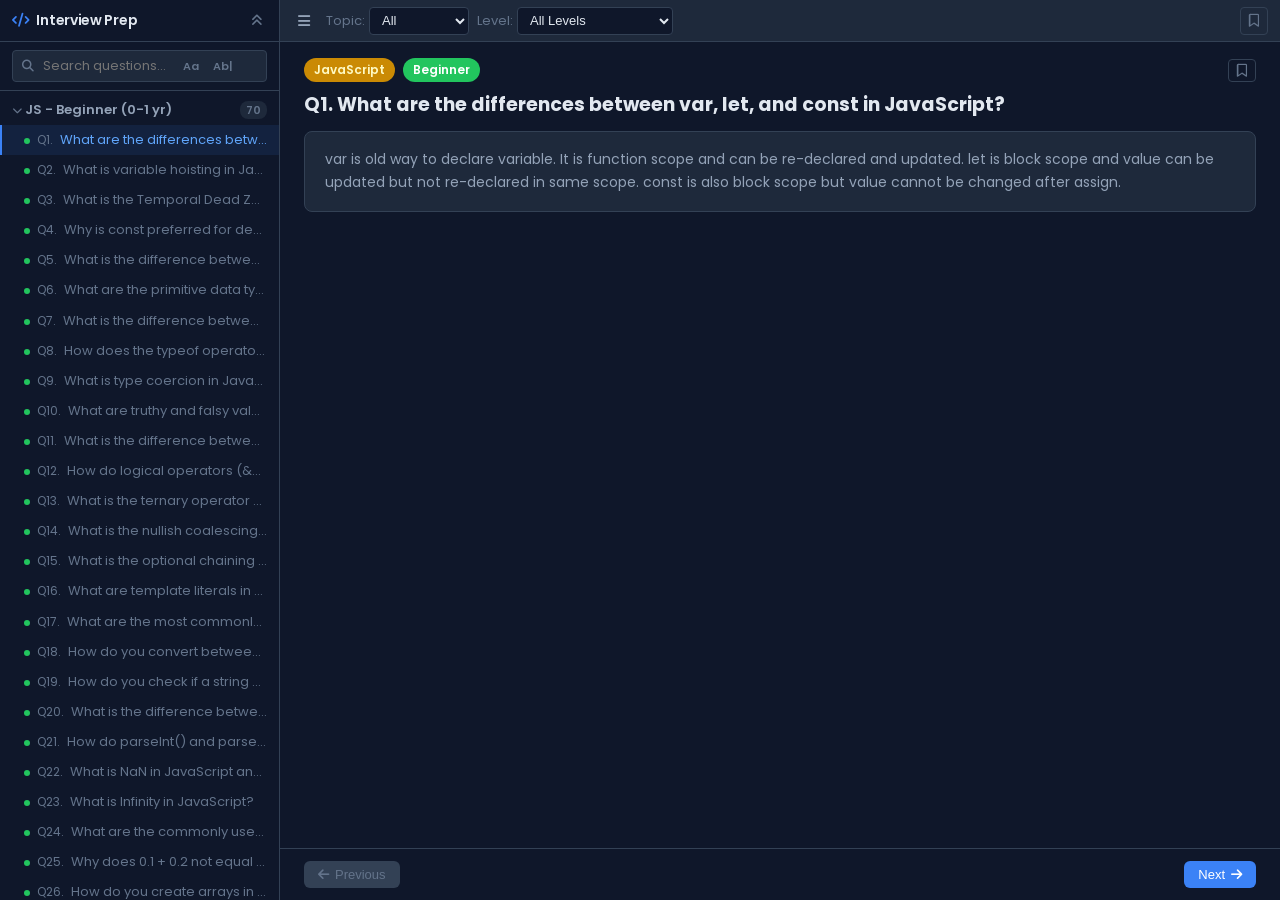
<file: index.html>
<!DOCTYPE html>
<html lang="en">
<head>
  <meta charset="UTF-8">
  <meta name="viewport" content="width=device-width, initial-scale=1.0">
  <title>JavaScript & Angular Interview Q&A</title>
  <link rel="preconnect" href="https://fonts.googleapis.com">
  <link rel="preconnect" href="https://fonts.gstatic.com" crossorigin>
  <link href="https://fonts.googleapis.com/css2?family=Poppins:wght@300;400;500;600;700&display=swap" rel="stylesheet">
  <link rel="stylesheet" href="style.css">
  <link rel="stylesheet" href="https://cdnjs.cloudflare.com/ajax/libs/font-awesome/6.4.0/css/all.min.css">
</head>
<body>
  <div class="app-layout">
    <!-- Left Panel - Full Screen Height -->
    <aside class="sidebar" id="sidebar">
      <div class="sidebar-header">
        <span class="sidebar-logo"><i class="fas fa-code"></i> Interview Prep</span>
        <div class="sidebar-actions">
          <button id="toggleAllBtn" title="Collapse All">
            <i class="fas fa-angle-double-up"></i>
          </button>
        </div>
      </div>
      <div class="sidebar-filters">
        <div class="search-wrapper">
          <i class="fas fa-search search-icon"></i>
          <input type="text" id="searchInput" placeholder="Search questions..." />
          <div class="search-options">
            <button type="button" class="search-opt" id="matchCaseBtn" title="Match Case" aria-pressed="false">Aa</button>
            <button type="button" class="search-opt" id="matchWordBtn" title="Match Whole Word" aria-pressed="false">Ab|</button>
          </div>
          <button class="search-clear" id="searchClear" title="Clear"><i class="fas fa-times"></i></button>
        </div>
      </div>
      <nav class="sidebar-nav" id="sidebarNav"></nav>
    </aside>

    <div class="sidebar-overlay" id="sidebarOverlay"></div>

    <!-- Right Side - Header + Content -->
    <div class="right-panel" id="rightPanel">
      <header class="header">
        <div class="header-left">
          <button class="sidebar-toggle" id="sidebarToggle" title="Toggle Sidebar">
            <i class="fas fa-bars"></i>
          </button>
        </div>
        <div class="header-filters">
          <div class="filter-group">
            <label>Topic:</label>
            <select id="topicFilter">
              <option value="all" selected>All</option>
              <option value="javascript">JavaScript</option>
              <option value="typescript">TypeScript</option>
              <option value="angular">Angular</option>
            </select>
          </div>
          <div class="filter-group">
            <label>Level:</label>
            <select id="levelFilter">
              <option value="all">All Levels</option>
              <option value="beginner">Beginner (0-1 yr)</option>
              <option value="intermediate">Intermediate (1-2 yr)</option>
              <option value="advanced">Advanced (2+ yr)</option>
            </select>
          </div>
        </div>
        <button class="btn-bookmark-filter" id="bookmarkFilter" title="Show Bookmarked">
          <i class="far fa-bookmark"></i>
        </button>
      </header>

      <main class="content" id="content">
        <div class="qa-display" id="qaDisplay">
          <div class="qa-header">
            <span class="qa-badge" id="qaBadge"></span>
            <span class="qa-level" id="qaLevel"></span>
            <button class="btn-bookmark" id="qaBookmark" title="Bookmark">
              <i class="far fa-bookmark"></i>
            </button>
          </div>
          <h2 class="qa-question" id="qaQuestion"></h2>
          <div class="qa-answer" id="qaAnswer"></div>
        </div>
      </main>
      <div class="qa-nav" id="qaNav">
        <button class="btn-nav" id="prevBtn"><i class="fas fa-arrow-left"></i> Previous</button>
        <button class="btn-nav" id="nextBtn">Next <i class="fas fa-arrow-right"></i></button>
      </div>
    </div>
  </div>

  <!-- <script src="claude-javascript-questions.js"></script>
  <script src="claude-typescript-questions.js"></script>
  <script src="claude-angular-questions.js"></script> -->
  <script src="gpt-javascript-questions.js"></script>
  <script src="gpt-typescript-questions.js"></script>
  <script src="gpt-angular-questions.js"></script>
  <script src="script.js"></script>
</body>
</html>
</file>
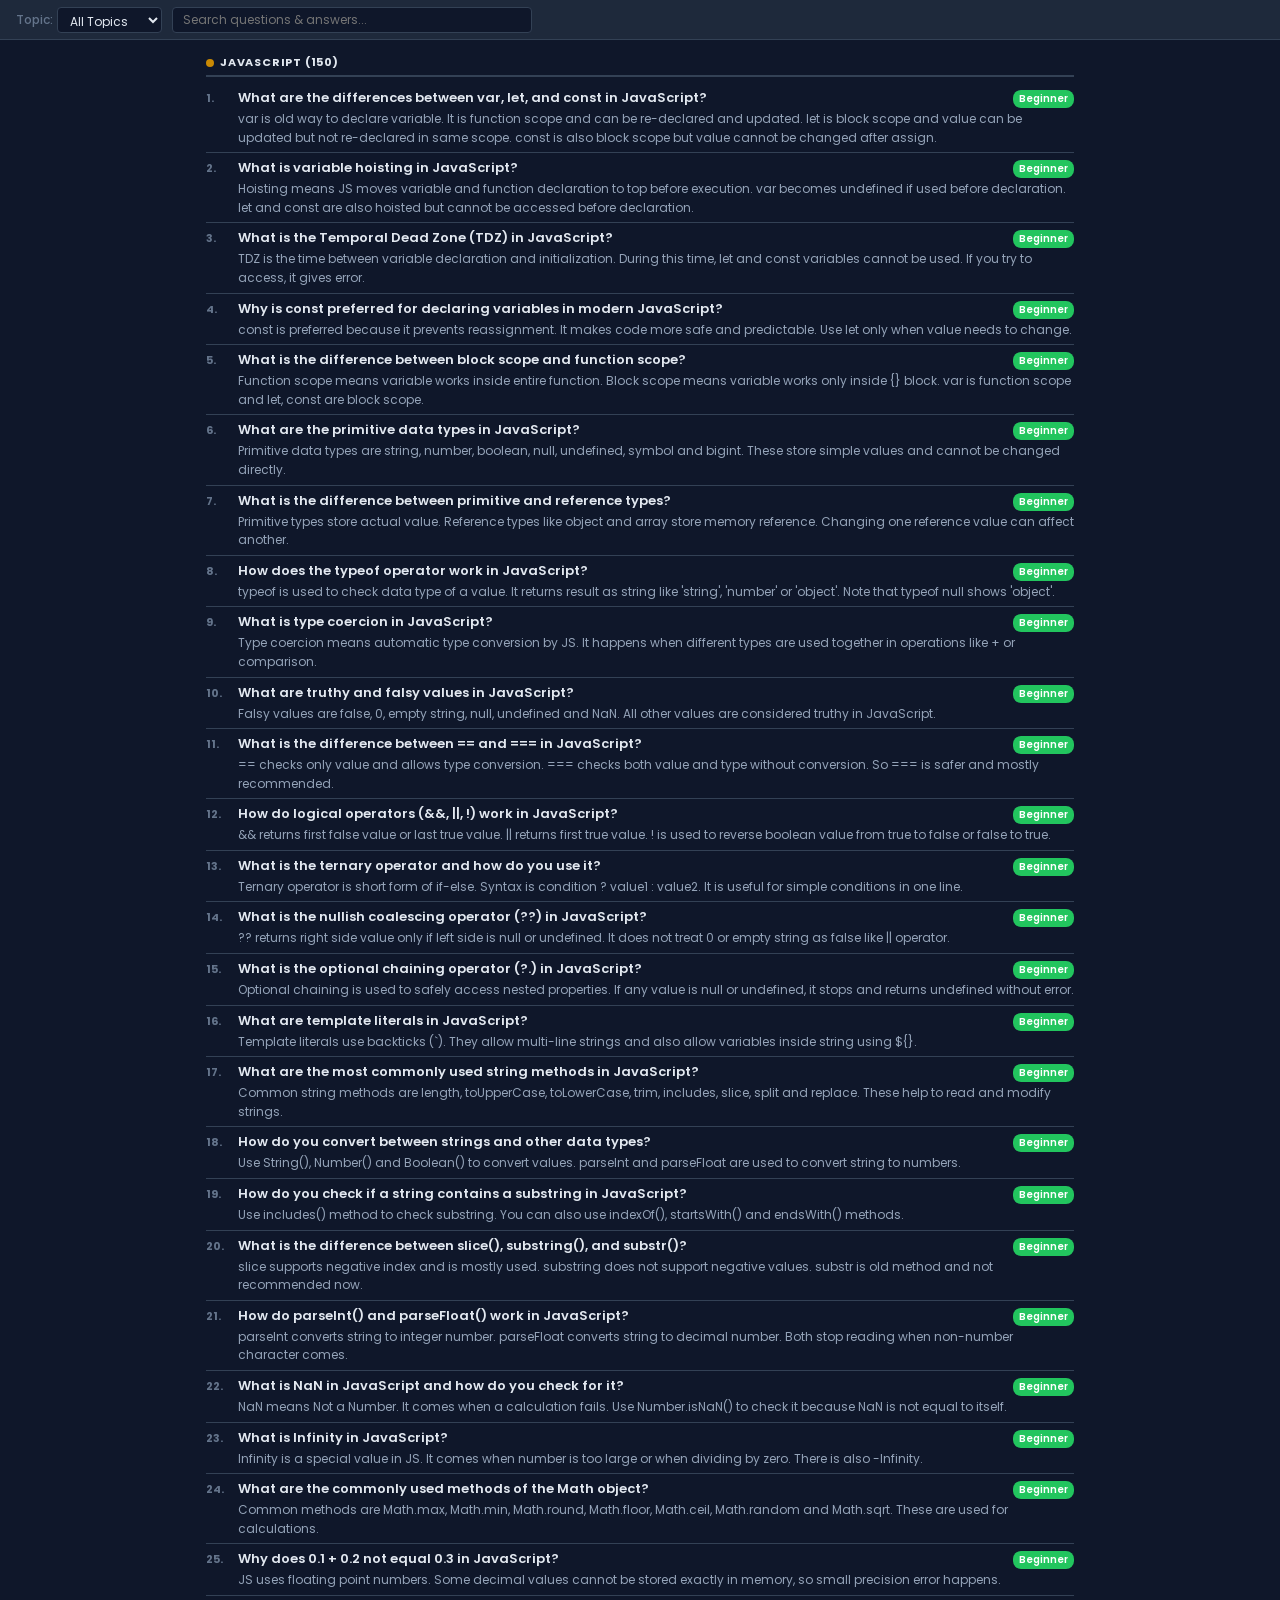
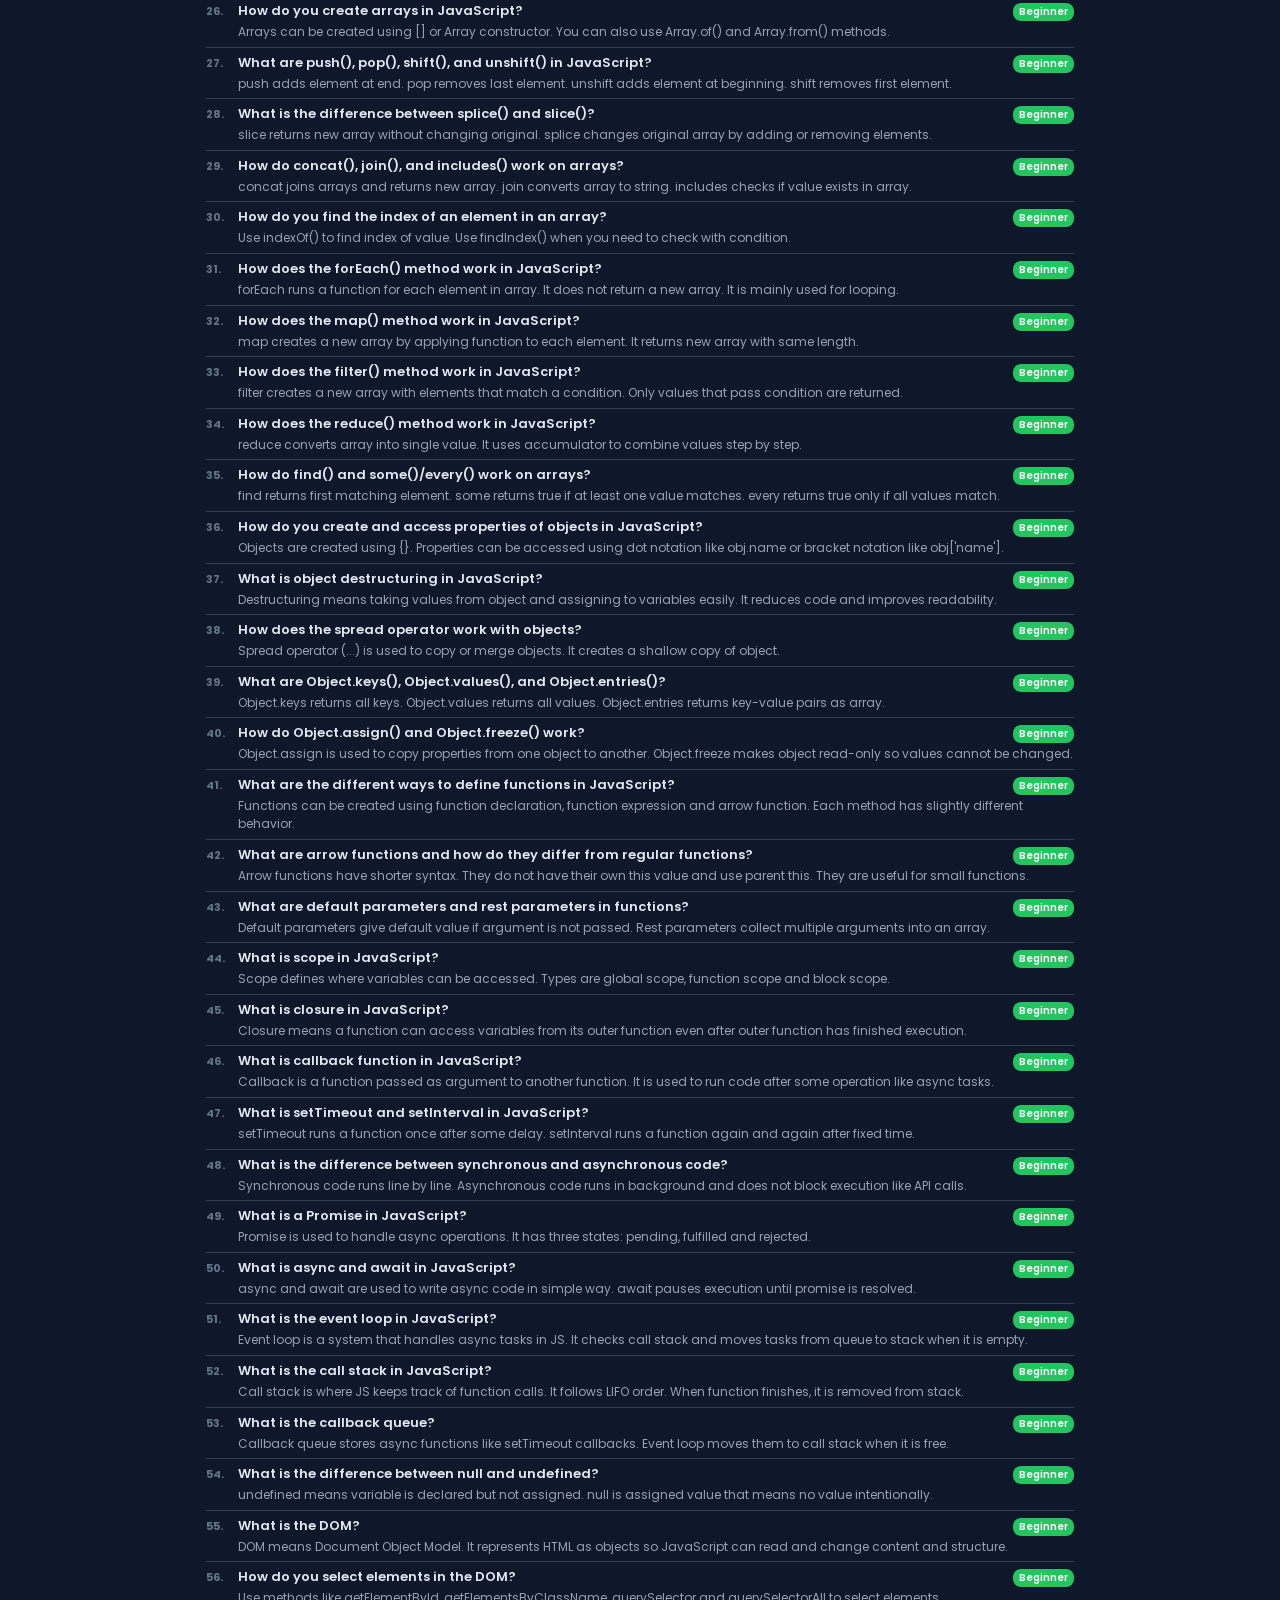
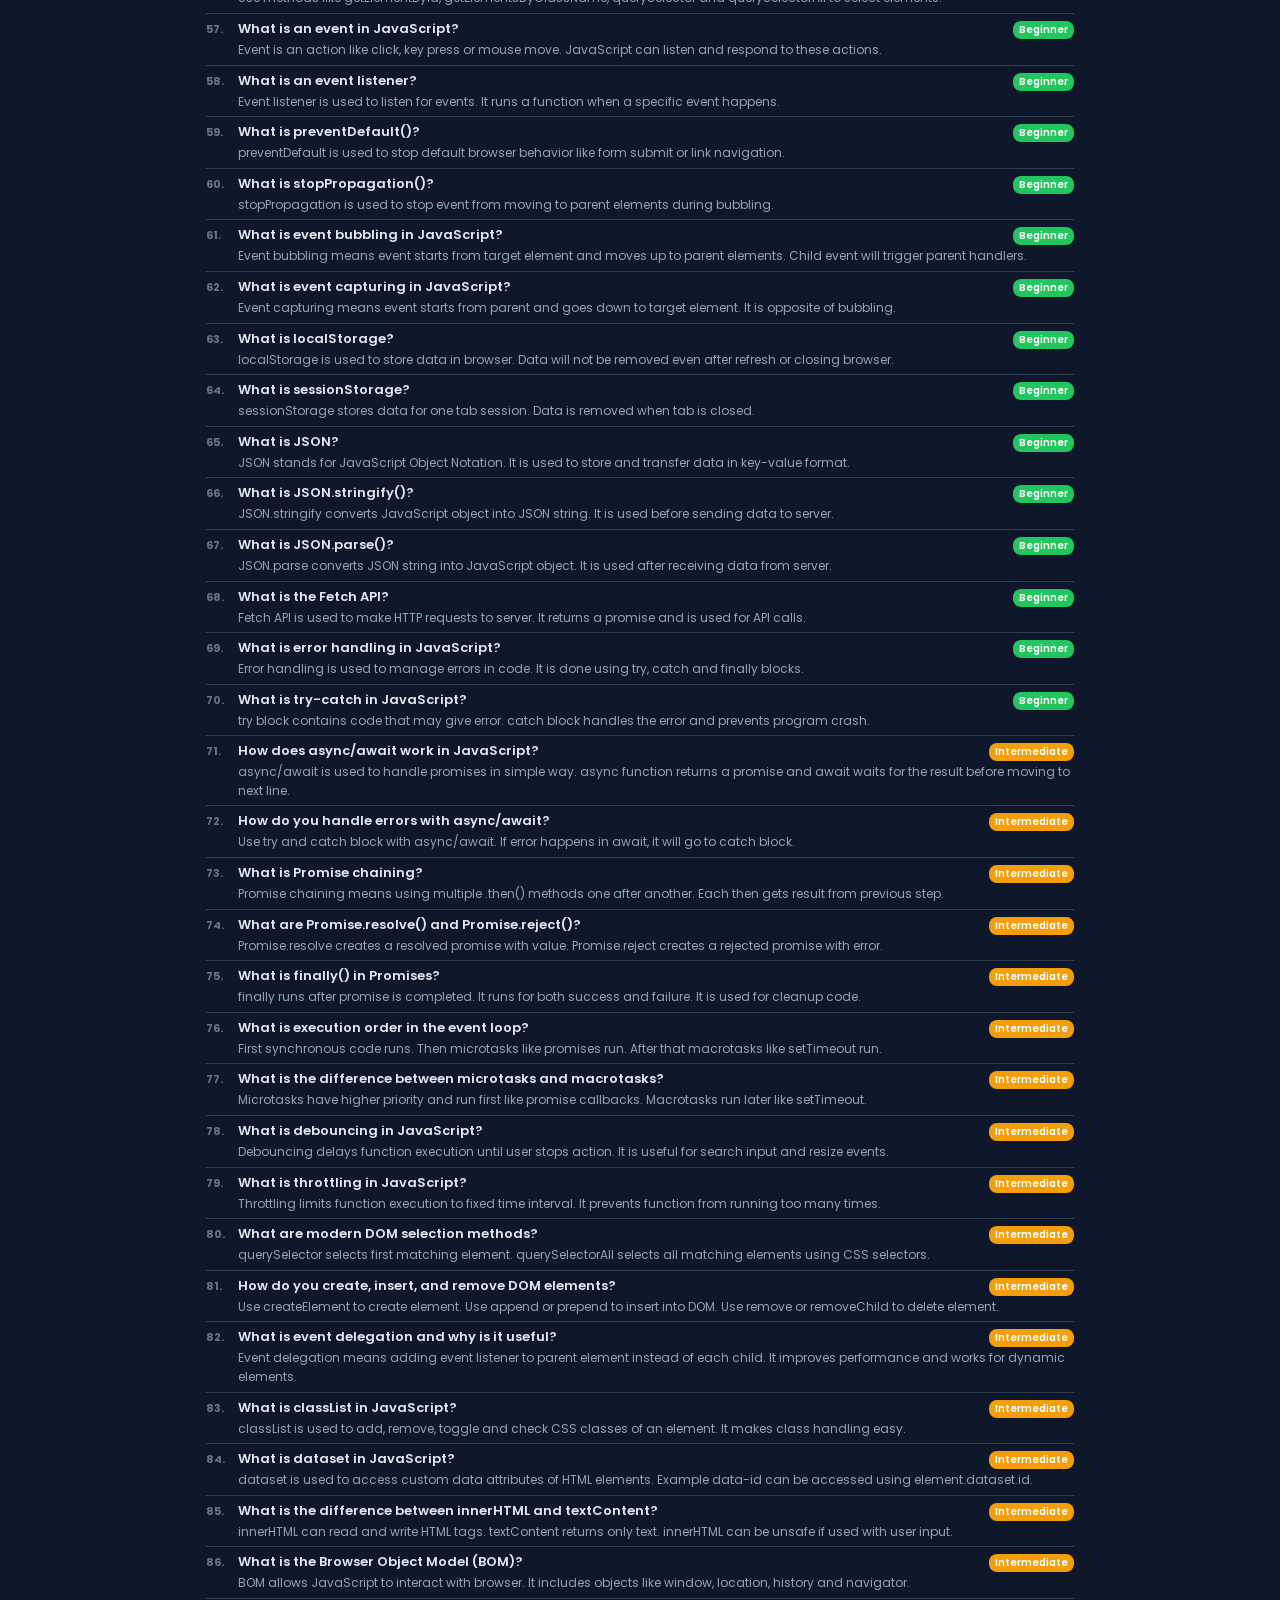
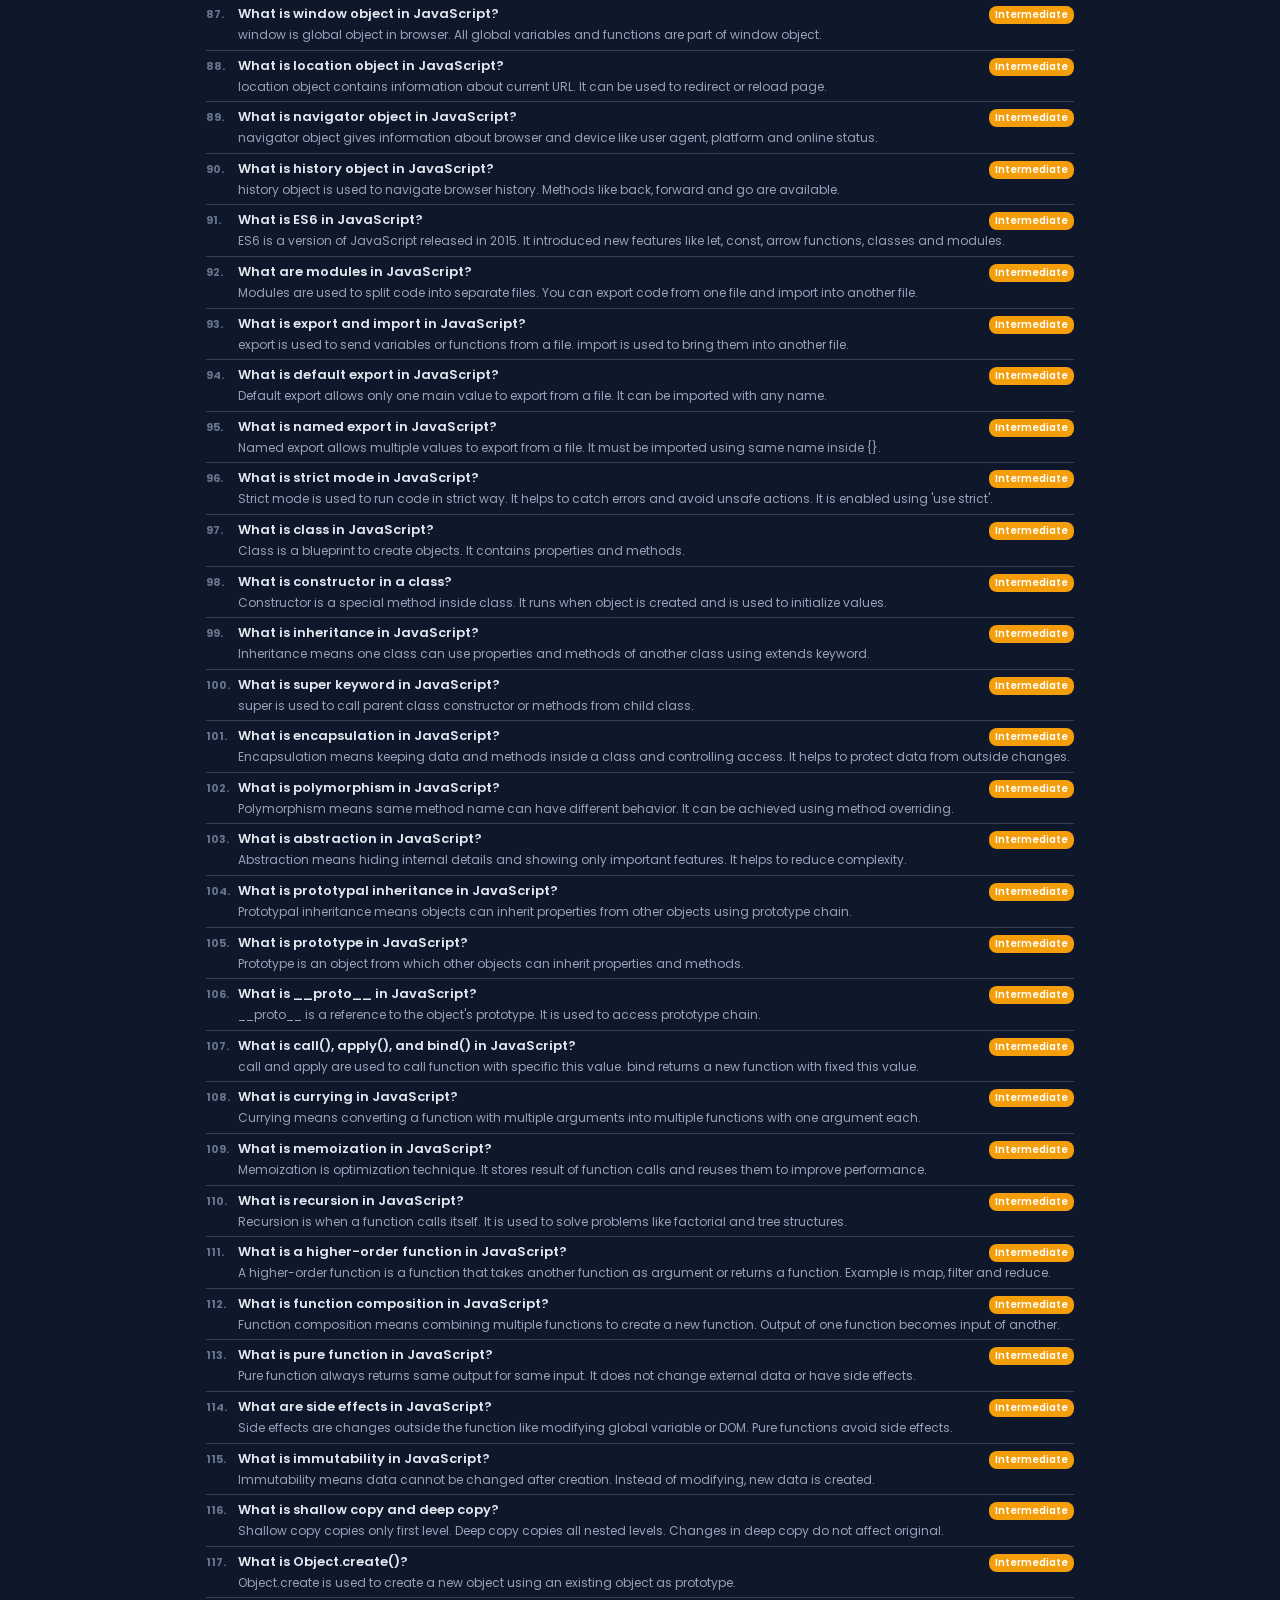
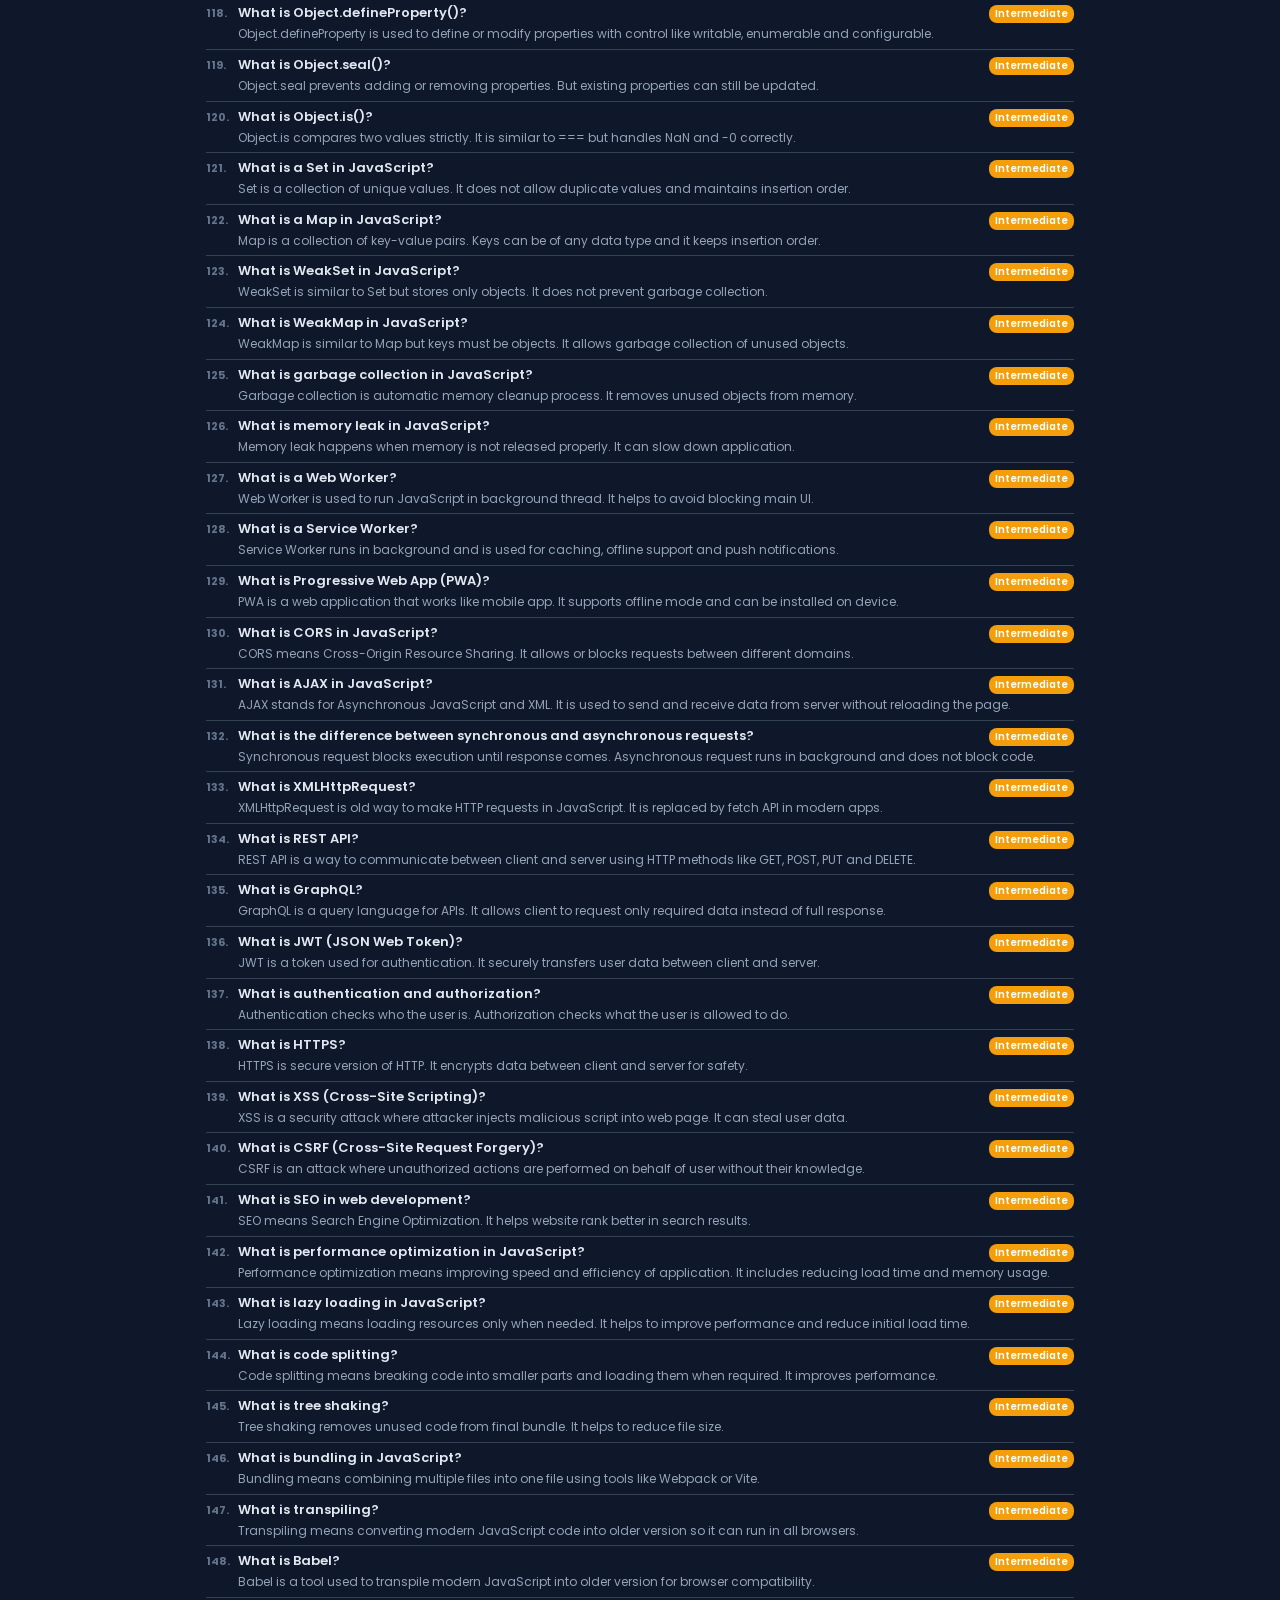
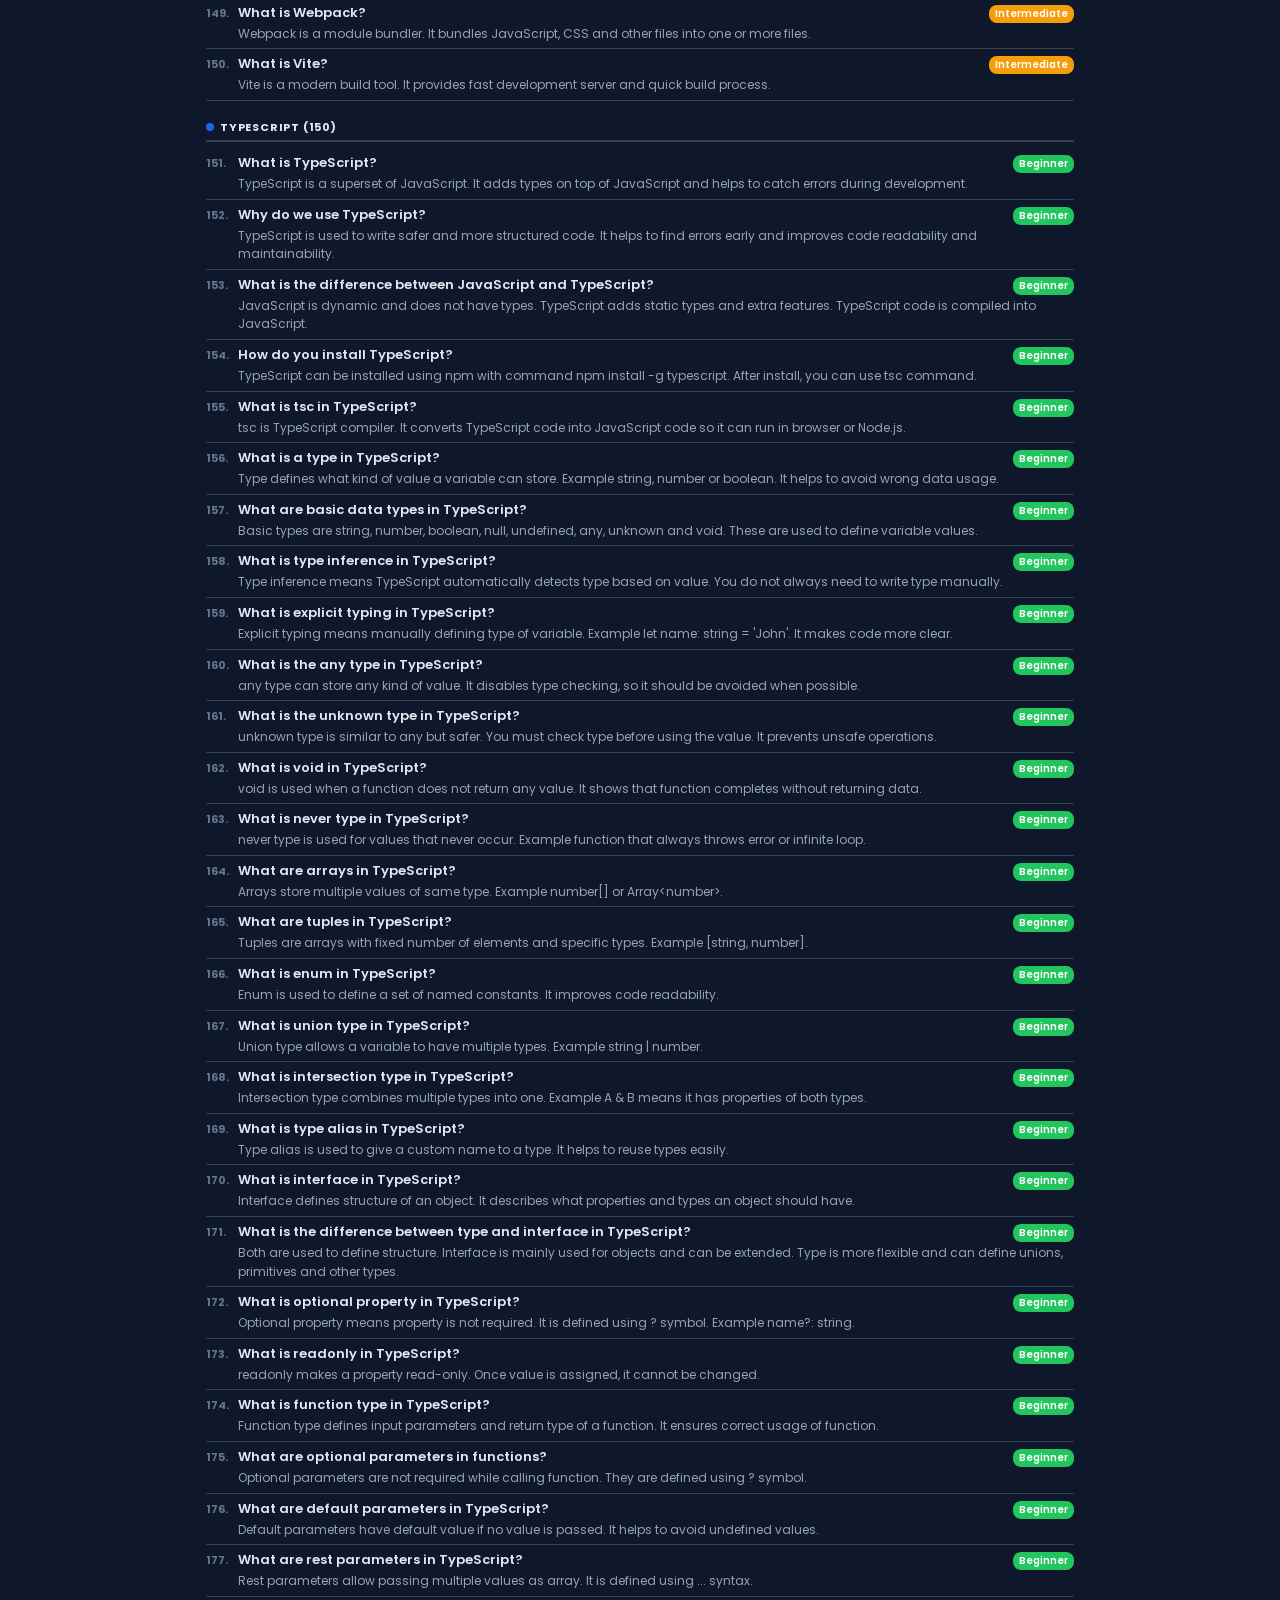
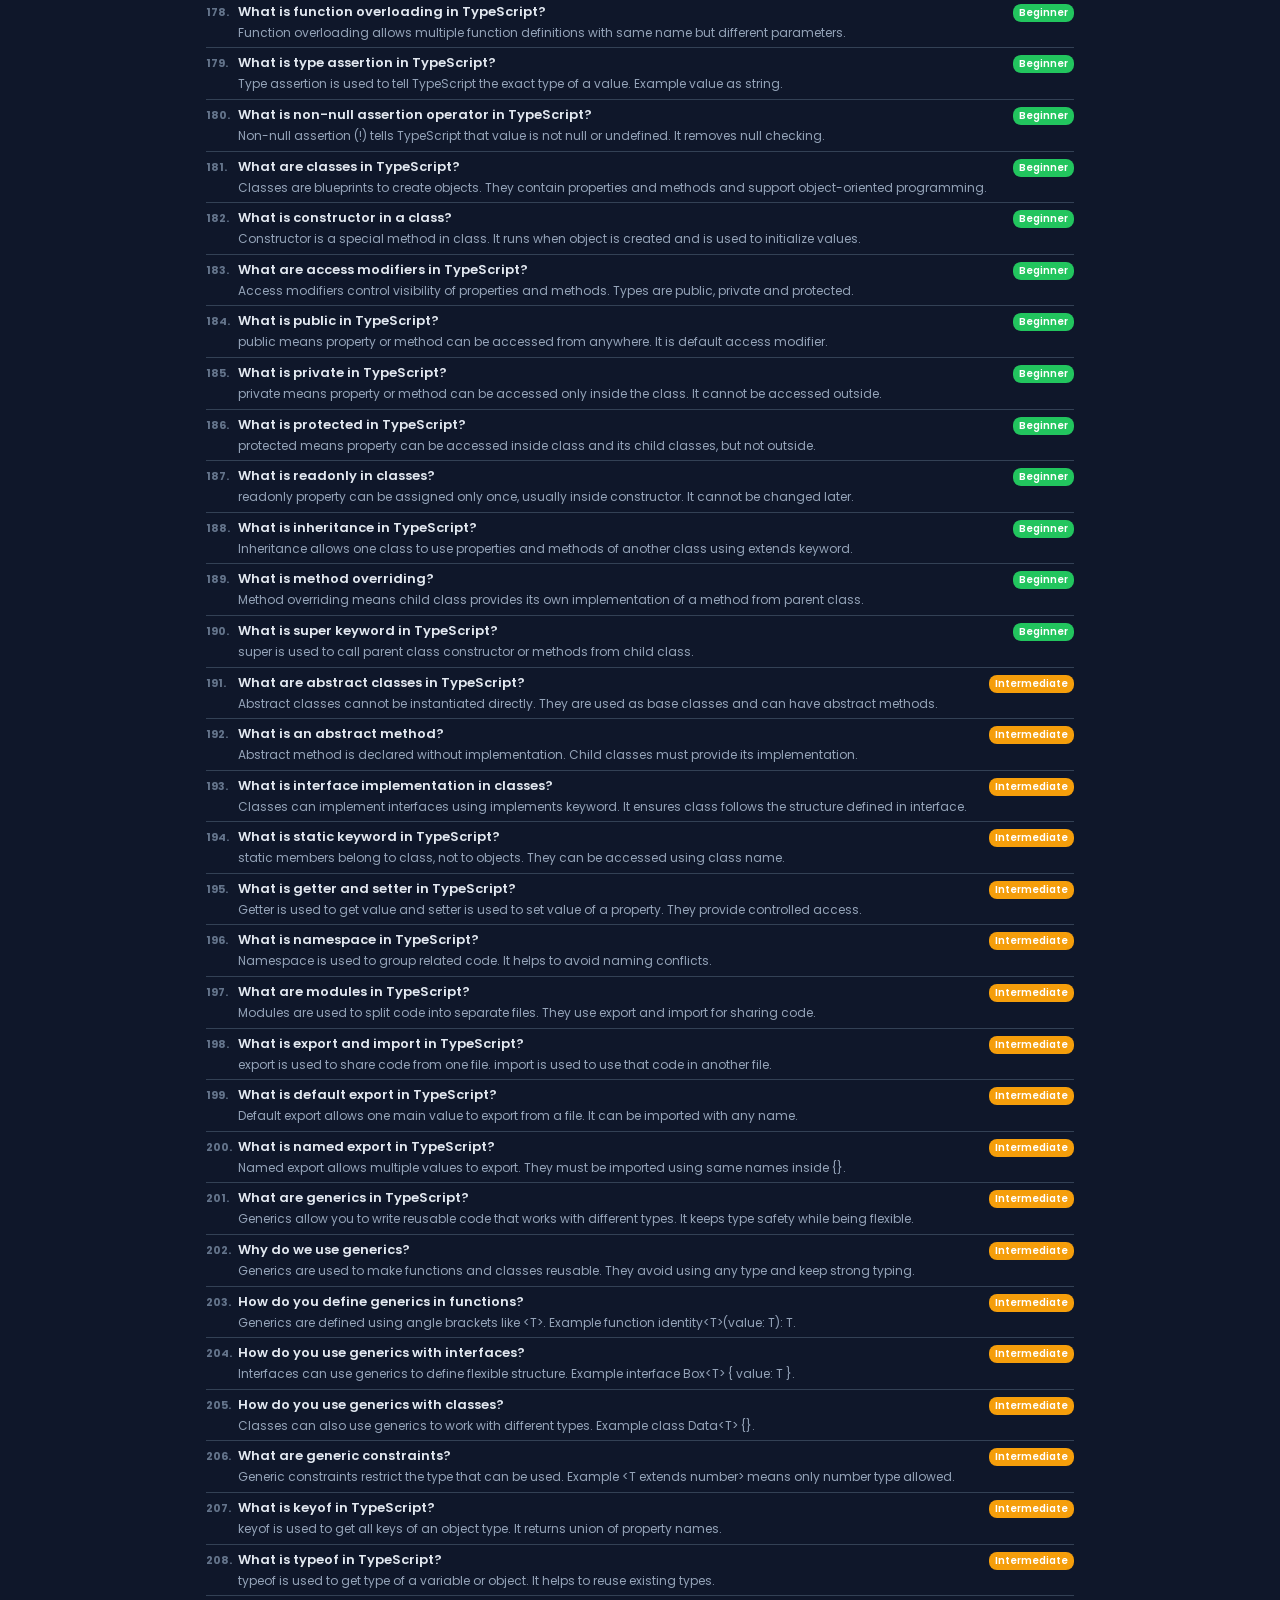
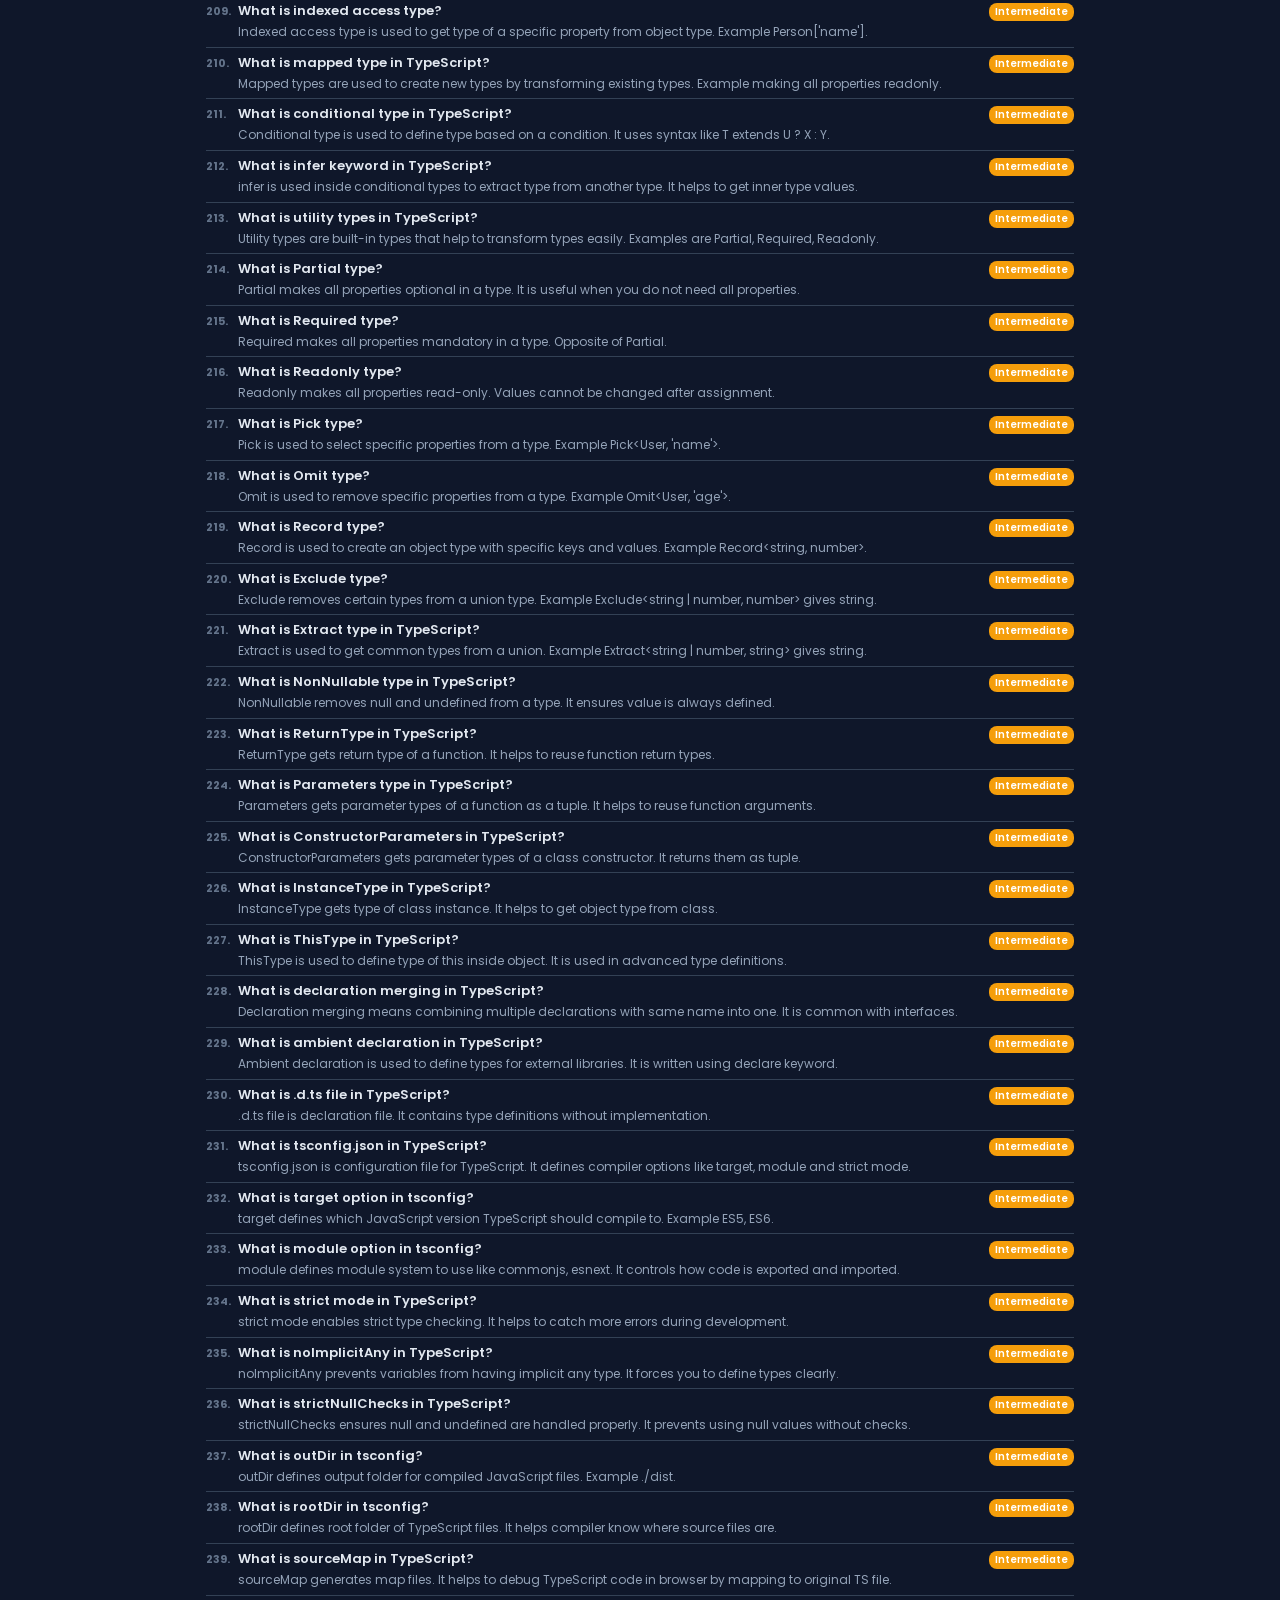
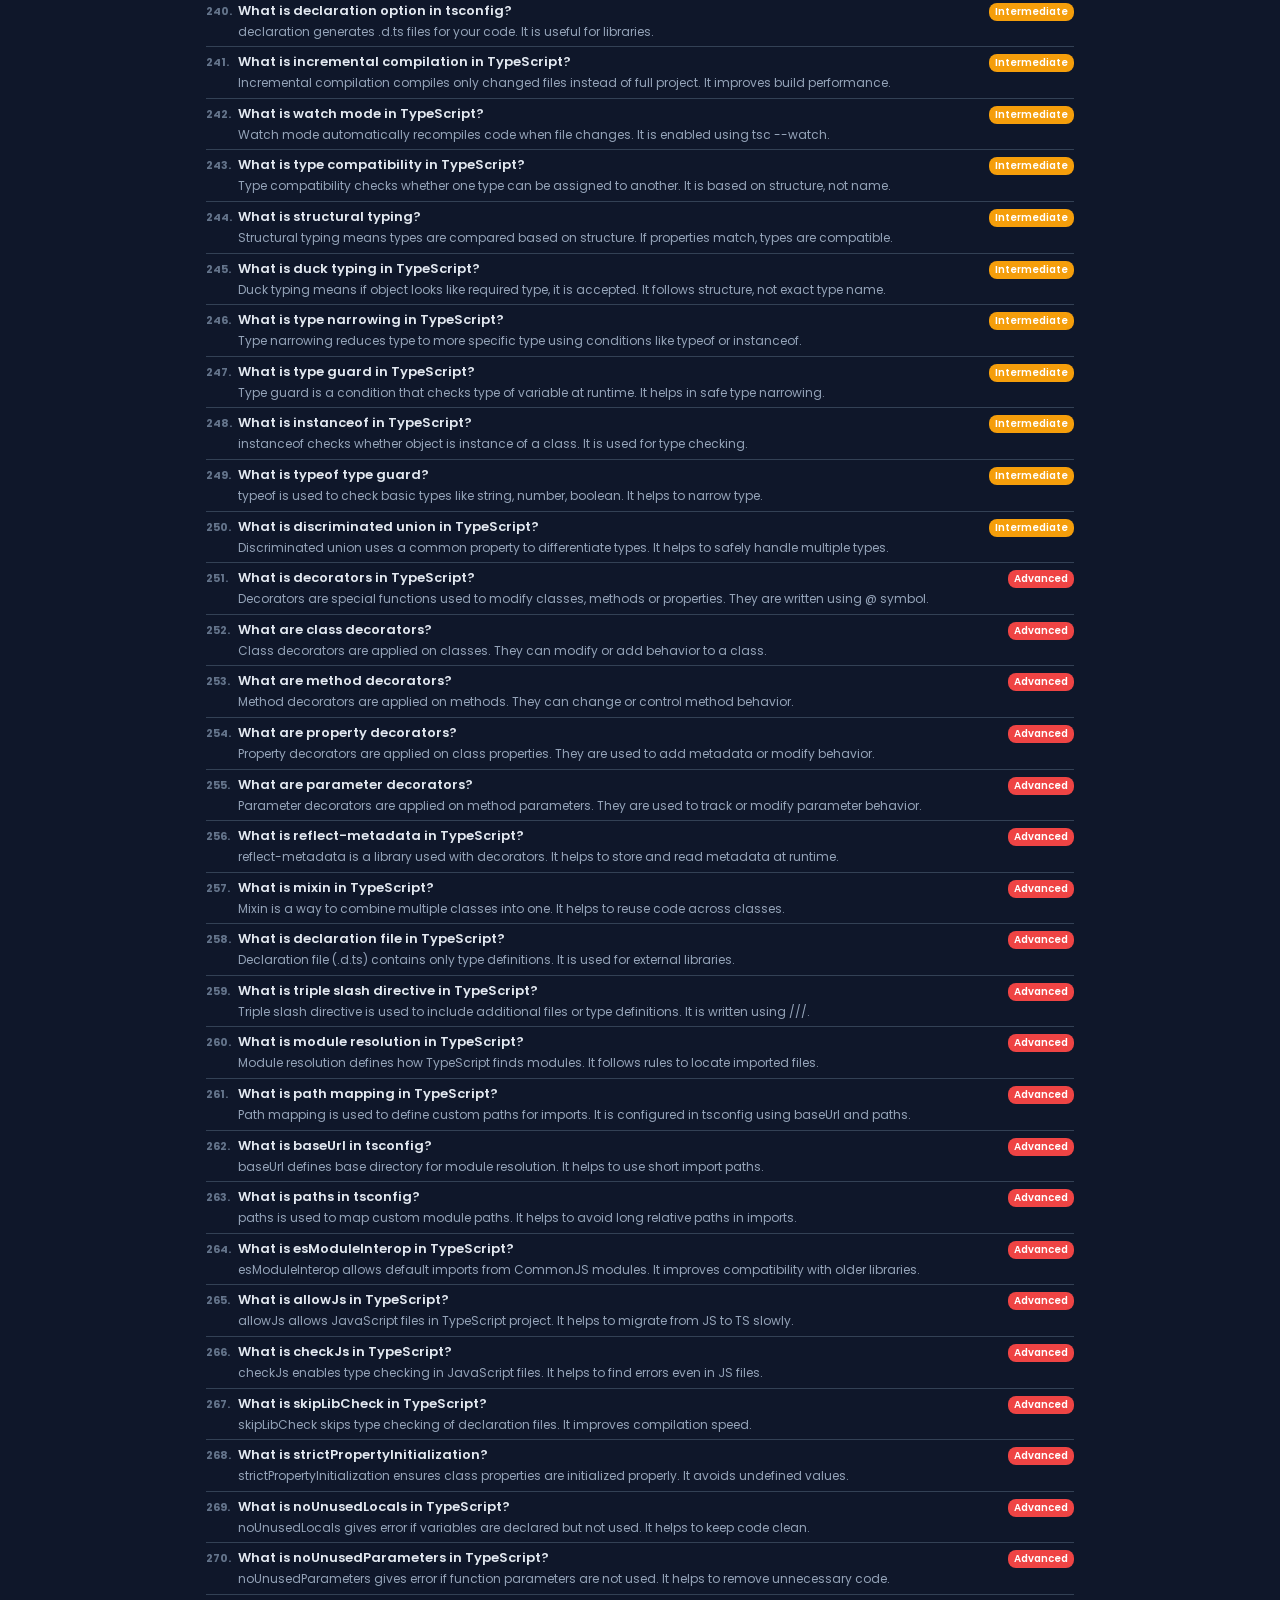
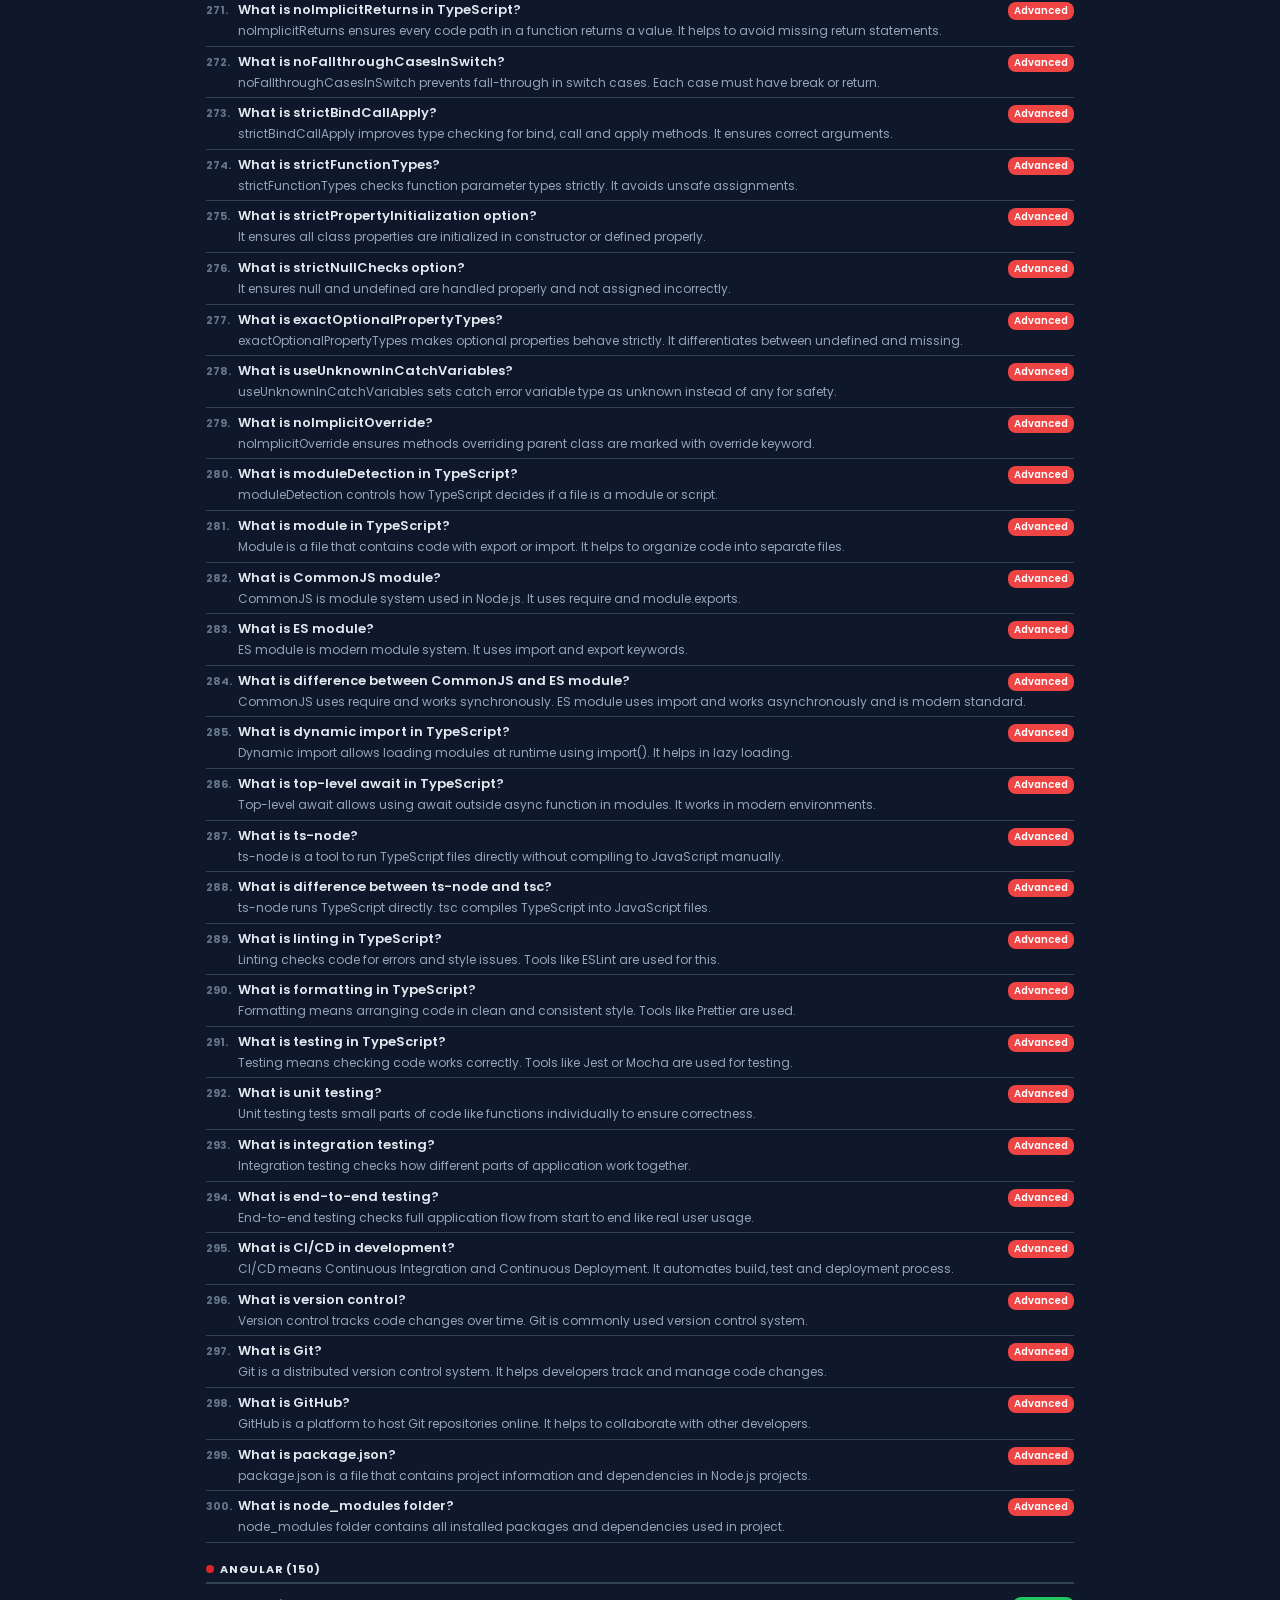
<file: all-questions.html>
<!DOCTYPE html>
<html lang="en">
<head>
  <meta charset="UTF-8">
  <meta name="viewport" content="width=device-width, initial-scale=1.0">
  <title>All Interview Q&A</title>
  <link rel="preconnect" href="https://fonts.googleapis.com">
  <link rel="preconnect" href="https://fonts.gstatic.com" crossorigin>
  <link href="https://fonts.googleapis.com/css2?family=Poppins:wght@300;400;500;600;700&display=swap" rel="stylesheet">
  <style>
    * { margin: 0; padding: 0; box-sizing: border-box; }

    :root {
      --primary: #3b82f6;
      --primary-dark: #2563eb;
      --bg: #0f172a;
      --bg-light: #1e293b;
      --card-bg: #1e293b;
      --text: #e2e8f0;
      --text-dim: #94a3b8;
      --text-muted: #64748b;
      --border: #334155;
      --beginner: #22c55e;
      --intermediate: #f59e0b;
      --advanced: #ef4444;
      --js-badge: #ca8a04;
      --ts-badge: #2563eb;
      --ng-badge: #dc2626;
    }

    body {
      font-family: 'Poppins', 'Segoe UI', Tahoma, Geneva, Verdana, sans-serif;
      background: var(--bg);
      color: var(--text);
      min-height: 100vh;
    }

    /* ===== STICKY HEADER ===== */
    .header {
      position: sticky;
      top: 0;
      z-index: 100;
      background: var(--bg-light);
      border-bottom: 1px solid var(--border);
      padding: 6px 16px;
      display: flex;
      align-items: center;
      gap: 10px;
      flex-wrap: wrap;
    }

    .filter-group {
      display: flex;
      align-items: center;
      gap: 4px;
    }

    .filter-group label {
      font-size: 12px;
      color: var(--text-muted);
      font-weight: 500;
    }

    .filter-group select {
      padding: 4px 8px;
      border-radius: 4px;
      border: 1px solid var(--border);
      background: var(--bg);
      color: var(--text);
      font-size: 12px;
      font-family: inherit;
      outline: none;
      cursor: pointer;
      height: 26px;
    }

    .filter-group select:focus { border-color: var(--primary); }

    .search-box {
      position: relative;
      flex: 1;
      min-width: 160px;
      max-width: 360px;
    }

    .search-box input {
      width: 100%;
      padding: 4px 28px 4px 10px;
      border-radius: 4px;
      border: 1px solid var(--border);
      background: var(--bg);
      color: var(--text);
      font-size: 12px;
      font-family: inherit;
      outline: none;
      height: 26px;
    }

    .search-box input:focus { border-color: var(--primary); }

    .search-box .clear-btn {
      position: absolute;
      right: 4px;
      top: 50%;
      transform: translateY(-50%);
      background: none;
      border: none;
      color: var(--text-muted);
      cursor: pointer;
      font-size: 13px;
      display: none;
      line-height: 1;
    }

    .search-box .clear-btn.visible { display: block; }
    .search-box .clear-btn:hover { color: var(--text); }

    /* ===== CONTENT ===== */
    .content {
      max-width: 900px;
      margin: 0 auto;
      padding: 10px 16px 40px;
    }

    .topic-section { margin-bottom: 14px; }

    .topic-heading {
      font-size: 11px;
      font-weight: 700;
      text-transform: uppercase;
      letter-spacing: 0.8px;
      padding: 4px 0;
      margin-bottom: 6px;
      border-bottom: 2px solid var(--border);
      display: flex;
      align-items: center;
      gap: 6px;
    }

    .topic-heading .dot {
      width: 8px;
      height: 8px;
      border-radius: 50%;
      display: inline-block;
    }

    .topic-heading.javascript .dot { background: var(--js-badge); }
    .topic-heading.typescript .dot { background: var(--ts-badge); }
    .topic-heading.angular .dot { background: var(--ng-badge); }

    /* ===== QA ITEM ===== */
    .qa-card {
      border-bottom: 1px solid var(--border);
      padding: 6px 0 5px;
    }

    .qa-card-header {
      display: flex;
      align-items: baseline;
      gap: 6px;
      padding: 0 0 2px;
    }

    .qa-num {
      font-size: 11px;
      font-weight: 700;
      color: var(--text-muted);
      min-width: 26px;
    }

    .qa-q {
      flex: 1;
      font-size: 13px;
      font-weight: 600;
      color: var(--text);
      line-height: 1.4;
    }

    .qa-badges {
      display: flex;
      gap: 4px;
      align-items: center;
      flex-shrink: 0;
    }

    .badge {
      padding: 1px 6px;
      border-radius: 8px;
      font-size: 10px;
      font-weight: 600;
      color: #fff;
      white-space: nowrap;
    }

    .badge.javascript { background: var(--js-badge); color: #fef9c3; }
    .badge.typescript { background: var(--ts-badge); }
    .badge.angular { background: var(--ng-badge); }
    .badge.beginner { background: var(--beginner); }
    .badge.intermediate { background: var(--intermediate); }
    .badge.advanced { background: var(--advanced); }

    .qa-answer {
      padding: 0 0 0 32px;
      font-size: 12px;
      line-height: 1.55;
      color: var(--text-dim);
    }

    .qa-answer p { margin-bottom: 4px; }
    .qa-answer p:last-child { margin-bottom: 0; }

    .qa-answer code {
      background: #0f172a;
      padding: 0 4px;
      border-radius: 3px;
      font-size: 11px;
      color: #f472b6;
      font-family: 'Consolas', 'Monaco', monospace;
    }

    .qa-answer pre {
      background: #0f172a;
      border: 1px solid var(--border);
      color: #e2e8f0;
      padding: 6px 10px;
      border-radius: 4px;
      overflow-x: auto;
      margin: 4px 0;
      font-size: 11px;
      line-height: 1.4;
      font-family: 'Consolas', 'Monaco', monospace;
    }

    .qa-answer pre code {
      background: none;
      color: inherit;
      padding: 0;
      font-size: inherit;
    }

    .qa-answer ul, .qa-answer ol { padding-left: 14px; margin: 3px 0; }
    .qa-answer li { margin-bottom: 2px; }
    .qa-answer strong { color: var(--text); }

    mark.hit {
      background: #facc15;
      color: #1e293b;
      padding: 0 1px;
      border-radius: 2px;
      font-weight: 600;
    }

    .no-results {
      text-align: center;
      padding: 40px 16px;
      color: var(--text-muted);
      font-size: 13px;
    }

    /* ===== RESPONSIVE ===== */
    @media (max-width: 700px) {
      .header { padding: 5px 10px; gap: 8px; }
      .content { padding: 0px 10px 0px; }
      .qa-card-header { padding: 0 0 2px; }
      .qa-answer { padding: 0 0 0 28px; }
      .qa-badges { display: none; }
      .filter-group label { display: none; }
      .search-box { min-width: 120px; }
    }
  </style>
</head>
<body>

  <div class="header">
    <div class="filter-group">
      <label>Topic:</label>
      <select id="topicFilter">
        <option value="all" selected>All Topics</option>
        <option value="javascript">JavaScript</option>
        <option value="typescript">TypeScript</option>
        <option value="angular">Angular</option>
      </select>
    </div>
    <div class="search-box">
      <input type="text" id="searchInput" placeholder="Search questions & answers..." />
      <button class="clear-btn" id="clearBtn">&times;</button>
    </div>
  </div>

  <div class="content" id="content"></div>

  <script>
  (function () {
    'use strict';

    const ALL_QUESTIONS = [
      // ===== JAVASCRIPT (150) =====
      { id:"js-1", q:"What are the differences between var, let, and const in JavaScript?", a:"var is old way to declare variable. It is function scope and can be re-declared and updated. let is block scope and value can be updated but not re-declared in same scope. const is also block scope but value cannot be changed after assign.", topic:"javascript", level:"beginner" },
      { id:"js-2", q:"What is variable hoisting in JavaScript?", a:"Hoisting means JS moves variable and function declaration to top before execution. var becomes undefined if used before declaration. let and const are also hoisted but cannot be accessed before declaration.", topic:"javascript", level:"beginner" },
      { id:"js-3", q:"What is the Temporal Dead Zone (TDZ) in JavaScript?", a:"TDZ is the time between variable declaration and initialization. During this time, let and const variables cannot be used. If you try to access, it gives error.", topic:"javascript", level:"beginner" },
      { id:"js-4", q:"Why is const preferred for declaring variables in modern JavaScript?", a:"const is preferred because it prevents reassignment. It makes code more safe and predictable. Use let only when value needs to change.", topic:"javascript", level:"beginner" },
      { id:"js-5", q:"What is the difference between block scope and function scope?", a:"Function scope means variable works inside entire function. Block scope means variable works only inside {} block. var is function scope and let, const are block scope.", topic:"javascript", level:"beginner" },
      { id:"js-6", q:"What are the primitive data types in JavaScript?", a:"Primitive data types are string, number, boolean, null, undefined, symbol and bigint. These store simple values and cannot be changed directly.", topic:"javascript", level:"beginner" },
      { id:"js-7", q:"What is the difference between primitive and reference types?", a:"Primitive types store actual value. Reference types like object and array store memory reference. Changing one reference value can affect another.", topic:"javascript", level:"beginner" },
      { id:"js-8", q:"How does the typeof operator work in JavaScript?", a:"typeof is used to check data type of a value. It returns result as string like 'string', 'number' or 'object'. Note that typeof null shows 'object'.", topic:"javascript", level:"beginner" },
      { id:"js-9", q:"What is type coercion in JavaScript?", a:"Type coercion means automatic type conversion by JS. It happens when different types are used together in operations like + or comparison.", topic:"javascript", level:"beginner" },
      { id:"js-10", q:"What are truthy and falsy values in JavaScript?", a:"Falsy values are false, 0, empty string, null, undefined and NaN. All other values are considered truthy in JavaScript.", topic:"javascript", level:"beginner" },
      { id:"js-11", q:"What is the difference between == and === in JavaScript?", a:"== checks only value and allows type conversion. === checks both value and type without conversion. So === is safer and mostly recommended.", topic:"javascript", level:"beginner" },
      { id:"js-12", q:"How do logical operators (&&, ||, !) work in JavaScript?", a:"&& returns first false value or last true value. || returns first true value. ! is used to reverse boolean value from true to false or false to true.", topic:"javascript", level:"beginner" },
      { id:"js-13", q:"What is the ternary operator and how do you use it?", a:"Ternary operator is short form of if-else. Syntax is condition ? value1 : value2. It is useful for simple conditions in one line.", topic:"javascript", level:"beginner" },
      { id:"js-14", q:"What is the nullish coalescing operator (??) in JavaScript?", a:"?? returns right side value only if left side is null or undefined. It does not treat 0 or empty string as false like || operator.", topic:"javascript", level:"beginner" },
      { id:"js-15", q:"What is the optional chaining operator (?.) in JavaScript?", a:"Optional chaining is used to safely access nested properties. If any value is null or undefined, it stops and returns undefined without error.", topic:"javascript", level:"beginner" },
      { id:"js-16", q:"What are template literals in JavaScript?", a:"Template literals use backticks (`). They allow multi-line strings and also allow variables inside string using ${}.", topic:"javascript", level:"beginner" },
      { id:"js-17", q:"What are the most commonly used string methods in JavaScript?", a:"Common string methods are length, toUpperCase, toLowerCase, trim, includes, slice, split and replace. These help to read and modify strings.", topic:"javascript", level:"beginner" },
      { id:"js-18", q:"How do you convert between strings and other data types?", a:"Use String(), Number() and Boolean() to convert values. parseInt and parseFloat are used to convert string to numbers.", topic:"javascript", level:"beginner" },
      { id:"js-19", q:"How do you check if a string contains a substring in JavaScript?", a:"Use includes() method to check substring. You can also use indexOf(), startsWith() and endsWith() methods.", topic:"javascript", level:"beginner" },
      { id:"js-20", q:"What is the difference between slice(), substring(), and substr()?", a:"slice supports negative index and is mostly used. substring does not support negative values. substr is old method and not recommended now.", topic:"javascript", level:"beginner" },
      { id:"js-21", q:"How do parseInt() and parseFloat() work in JavaScript?", a:"parseInt converts string to integer number. parseFloat converts string to decimal number. Both stop reading when non-number character comes.", topic:"javascript", level:"beginner" },
      { id:"js-22", q:"What is NaN in JavaScript and how do you check for it?", a:"NaN means Not a Number. It comes when a calculation fails. Use Number.isNaN() to check it because NaN is not equal to itself.", topic:"javascript", level:"beginner" },
      { id:"js-23", q:"What is Infinity in JavaScript?", a:"Infinity is a special value in JS. It comes when number is too large or when dividing by zero. There is also -Infinity.", topic:"javascript", level:"beginner" },
      { id:"js-24", q:"What are the commonly used methods of the Math object?", a:"Common methods are Math.max, Math.min, Math.round, Math.floor, Math.ceil, Math.random and Math.sqrt. These are used for calculations.", topic:"javascript", level:"beginner" },
      { id:"js-25", q:"Why does 0.1 + 0.2 not equal 0.3 in JavaScript?", a:"JS uses floating point numbers. Some decimal values cannot be stored exactly in memory, so small precision error happens.", topic:"javascript", level:"beginner" },
      { id:"js-26", q:"How do you create arrays in JavaScript?", a:"Arrays can be created using [] or Array constructor. You can also use Array.of() and Array.from() methods.", topic:"javascript", level:"beginner" },
      { id:"js-27", q:"What are push(), pop(), shift(), and unshift() in JavaScript?", a:"push adds element at end. pop removes last element. unshift adds element at beginning. shift removes first element.", topic:"javascript", level:"beginner" },
      { id:"js-28", q:"What is the difference between splice() and slice()?", a:"slice returns new array without changing original. splice changes original array by adding or removing elements.", topic:"javascript", level:"beginner" },
      { id:"js-29", q:"How do concat(), join(), and includes() work on arrays?", a:"concat joins arrays and returns new array. join converts array to string. includes checks if value exists in array.", topic:"javascript", level:"beginner" },
      { id:"js-30", q:"How do you find the index of an element in an array?", a:"Use indexOf() to find index of value. Use findIndex() when you need to check with condition.", topic:"javascript", level:"beginner" },
      { id:"js-31", q:"How does the forEach() method work in JavaScript?", a:"forEach runs a function for each element in array. It does not return a new array. It is mainly used for looping.", topic:"javascript", level:"beginner" },
      { id:"js-32", q:"How does the map() method work in JavaScript?", a:"map creates a new array by applying function to each element. It returns new array with same length.", topic:"javascript", level:"beginner" },
      { id:"js-33", q:"How does the filter() method work in JavaScript?", a:"filter creates a new array with elements that match a condition. Only values that pass condition are returned.", topic:"javascript", level:"beginner" },
      { id:"js-34", q:"How does the reduce() method work in JavaScript?", a:"reduce converts array into single value. It uses accumulator to combine values step by step.", topic:"javascript", level:"beginner" },
      { id:"js-35", q:"How do find() and some()/every() work on arrays?", a:"find returns first matching element. some returns true if at least one value matches. every returns true only if all values match.", topic:"javascript", level:"beginner" },
      { id:"js-36", q:"How do you create and access properties of objects in JavaScript?", a:"Objects are created using {}. Properties can be accessed using dot notation like obj.name or bracket notation like obj['name'].", topic:"javascript", level:"beginner" },
      { id:"js-37", q:"What is object destructuring in JavaScript?", a:"Destructuring means taking values from object and assigning to variables easily. It reduces code and improves readability.", topic:"javascript", level:"beginner" },
      { id:"js-38", q:"How does the spread operator work with objects?", a:"Spread operator (...) is used to copy or merge objects. It creates a shallow copy of object.", topic:"javascript", level:"beginner" },
      { id:"js-39", q:"What are Object.keys(), Object.values(), and Object.entries()?", a:"Object.keys returns all keys. Object.values returns all values. Object.entries returns key-value pairs as array.", topic:"javascript", level:"beginner" },
      { id:"js-40", q:"How do Object.assign() and Object.freeze() work?", a:"Object.assign is used to copy properties from one object to another. Object.freeze makes object read-only so values cannot be changed.", topic:"javascript", level:"beginner" },
      { id:"js-41", q:"What are the different ways to define functions in JavaScript?", a:"Functions can be created using function declaration, function expression and arrow function. Each method has slightly different behavior.", topic:"javascript", level:"beginner" },
      { id:"js-42", q:"What are arrow functions and how do they differ from regular functions?", a:"Arrow functions have shorter syntax. They do not have their own this value and use parent this. They are useful for small functions.", topic:"javascript", level:"beginner" },
      { id:"js-43", q:"What are default parameters and rest parameters in functions?", a:"Default parameters give default value if argument is not passed. Rest parameters collect multiple arguments into an array.", topic:"javascript", level:"beginner" },
      { id:"js-44", q:"What is scope in JavaScript?", a:"Scope defines where variables can be accessed. Types are global scope, function scope and block scope.", topic:"javascript", level:"beginner" },
      { id:"js-45", q:"What is closure in JavaScript?", a:"Closure means a function can access variables from its outer function even after outer function has finished execution.", topic:"javascript", level:"beginner" },
      { id:"js-46", q:"What is callback function in JavaScript?", a:"Callback is a function passed as argument to another function. It is used to run code after some operation like async tasks.", topic:"javascript", level:"beginner" },
      { id:"js-47", q:"What is setTimeout and setInterval in JavaScript?", a:"setTimeout runs a function once after some delay. setInterval runs a function again and again after fixed time.", topic:"javascript", level:"beginner" },
      { id:"js-48", q:"What is the difference between synchronous and asynchronous code?", a:"Synchronous code runs line by line. Asynchronous code runs in background and does not block execution like API calls.", topic:"javascript", level:"beginner" },
      { id:"js-49", q:"What is a Promise in JavaScript?", a:"Promise is used to handle async operations. It has three states: pending, fulfilled and rejected.", topic:"javascript", level:"beginner" },
      { id:"js-50", q:"What is async and await in JavaScript?", a:"async and await are used to write async code in simple way. await pauses execution until promise is resolved.", topic:"javascript", level:"beginner" },
      { id:"js-51", q:"What is the event loop in JavaScript?", a:"Event loop is a system that handles async tasks in JS. It checks call stack and moves tasks from queue to stack when it is empty.", topic:"javascript", level:"beginner" },
      { id:"js-52", q:"What is the call stack in JavaScript?", a:"Call stack is where JS keeps track of function calls. It follows LIFO order. When function finishes, it is removed from stack.", topic:"javascript", level:"beginner" },
      { id:"js-53", q:"What is the callback queue?", a:"Callback queue stores async functions like setTimeout callbacks. Event loop moves them to call stack when it is free.", topic:"javascript", level:"beginner" },
      { id:"js-54", q:"What is the difference between null and undefined?", a:"undefined means variable is declared but not assigned. null is assigned value that means no value intentionally.", topic:"javascript", level:"beginner" },
      { id:"js-55", q:"What is the DOM?", a:"DOM means Document Object Model. It represents HTML as objects so JavaScript can read and change content and structure.", topic:"javascript", level:"beginner" },
      { id:"js-56", q:"How do you select elements in the DOM?", a:"Use methods like getElementById, getElementsByClassName, querySelector and querySelectorAll to select elements.", topic:"javascript", level:"beginner" },
      { id:"js-57", q:"What is an event in JavaScript?", a:"Event is an action like click, key press or mouse move. JavaScript can listen and respond to these actions.", topic:"javascript", level:"beginner" },
      { id:"js-58", q:"What is an event listener?", a:"Event listener is used to listen for events. It runs a function when a specific event happens.", topic:"javascript", level:"beginner" },
      { id:"js-59", q:"What is preventDefault()?", a:"preventDefault is used to stop default browser behavior like form submit or link navigation.", topic:"javascript", level:"beginner" },
      { id:"js-60", q:"What is stopPropagation()?", a:"stopPropagation is used to stop event from moving to parent elements during bubbling.", topic:"javascript", level:"beginner" },
      { id:"js-61", q:"What is event bubbling in JavaScript?", a:"Event bubbling means event starts from target element and moves up to parent elements. Child event will trigger parent handlers.", topic:"javascript", level:"beginner" },
      { id:"js-62", q:"What is event capturing in JavaScript?", a:"Event capturing means event starts from parent and goes down to target element. It is opposite of bubbling.", topic:"javascript", level:"beginner" },
      { id:"js-63", q:"What is localStorage?", a:"localStorage is used to store data in browser. Data will not be removed even after refresh or closing browser.", topic:"javascript", level:"beginner" },
      { id:"js-64", q:"What is sessionStorage?", a:"sessionStorage stores data for one tab session. Data is removed when tab is closed.", topic:"javascript", level:"beginner" },
      { id:"js-65", q:"What is JSON?", a:"JSON stands for JavaScript Object Notation. It is used to store and transfer data in key-value format.", topic:"javascript", level:"beginner" },
      { id:"js-66", q:"What is JSON.stringify()?", a:"JSON.stringify converts JavaScript object into JSON string. It is used before sending data to server.", topic:"javascript", level:"beginner" },
      { id:"js-67", q:"What is JSON.parse()?", a:"JSON.parse converts JSON string into JavaScript object. It is used after receiving data from server.", topic:"javascript", level:"beginner" },
      { id:"js-68", q:"What is the Fetch API?", a:"Fetch API is used to make HTTP requests to server. It returns a promise and is used for API calls.", topic:"javascript", level:"beginner" },
      { id:"js-69", q:"What is error handling in JavaScript?", a:"Error handling is used to manage errors in code. It is done using try, catch and finally blocks.", topic:"javascript", level:"beginner" },
      { id:"js-70", q:"What is try-catch in JavaScript?", a:"try block contains code that may give error. catch block handles the error and prevents program crash.", topic:"javascript", level:"beginner" },
      { id:"js-71", q:"How does async/await work in JavaScript?", a:"async/await is used to handle promises in simple way. async function returns a promise and await waits for the result before moving to next line.", topic:"javascript", level:"intermediate" },
      { id:"js-72", q:"How do you handle errors with async/await?", a:"Use try and catch block with async/await. If error happens in await, it will go to catch block.", topic:"javascript", level:"intermediate" },
      { id:"js-73", q:"What is Promise chaining?", a:"Promise chaining means using multiple .then() methods one after another. Each then gets result from previous step.", topic:"javascript", level:"intermediate" },
      { id:"js-74", q:"What are Promise.resolve() and Promise.reject()?", a:"Promise.resolve creates a resolved promise with value. Promise.reject creates a rejected promise with error.", topic:"javascript", level:"intermediate" },
      { id:"js-75", q:"What is finally() in Promises?", a:"finally runs after promise is completed. It runs for both success and failure. It is used for cleanup code.", topic:"javascript", level:"intermediate" },
      { id:"js-76", q:"What is execution order in the event loop?", a:"First synchronous code runs. Then microtasks like promises run. After that macrotasks like setTimeout run.", topic:"javascript", level:"intermediate" },
      { id:"js-77", q:"What is the difference between microtasks and macrotasks?", a:"Microtasks have higher priority and run first like promise callbacks. Macrotasks run later like setTimeout.", topic:"javascript", level:"intermediate" },
      { id:"js-78", q:"What is debouncing in JavaScript?", a:"Debouncing delays function execution until user stops action. It is useful for search input and resize events.", topic:"javascript", level:"intermediate" },
      { id:"js-79", q:"What is throttling in JavaScript?", a:"Throttling limits function execution to fixed time interval. It prevents function from running too many times.", topic:"javascript", level:"intermediate" },
      { id:"js-80", q:"What are modern DOM selection methods?", a:"querySelector selects first matching element. querySelectorAll selects all matching elements using CSS selectors.", topic:"javascript", level:"intermediate" },
      { id:"js-81", q:"How do you create, insert, and remove DOM elements?", a:"Use createElement to create element. Use append or prepend to insert into DOM. Use remove or removeChild to delete element.", topic:"javascript", level:"intermediate" },
      { id:"js-82", q:"What is event delegation and why is it useful?", a:"Event delegation means adding event listener to parent element instead of each child. It improves performance and works for dynamic elements.", topic:"javascript", level:"intermediate" },
      { id:"js-83", q:"What is classList in JavaScript?", a:"classList is used to add, remove, toggle and check CSS classes of an element. It makes class handling easy.", topic:"javascript", level:"intermediate" },
      { id:"js-84", q:"What is dataset in JavaScript?", a:"dataset is used to access custom data attributes of HTML elements. Example data-id can be accessed using element.dataset.id.", topic:"javascript", level:"intermediate" },
      { id:"js-85", q:"What is the difference between innerHTML and textContent?", a:"innerHTML can read and write HTML tags. textContent returns only text. innerHTML can be unsafe if used with user input.", topic:"javascript", level:"intermediate" },
      { id:"js-86", q:"What is the Browser Object Model (BOM)?", a:"BOM allows JavaScript to interact with browser. It includes objects like window, location, history and navigator.", topic:"javascript", level:"intermediate" },
      { id:"js-87", q:"What is window object in JavaScript?", a:"window is global object in browser. All global variables and functions are part of window object.", topic:"javascript", level:"intermediate" },
      { id:"js-88", q:"What is location object in JavaScript?", a:"location object contains information about current URL. It can be used to redirect or reload page.", topic:"javascript", level:"intermediate" },
      { id:"js-89", q:"What is navigator object in JavaScript?", a:"navigator object gives information about browser and device like user agent, platform and online status.", topic:"javascript", level:"intermediate" },
      { id:"js-90", q:"What is history object in JavaScript?", a:"history object is used to navigate browser history. Methods like back, forward and go are available.", topic:"javascript", level:"intermediate" },
      { id:"js-91", q:"What is ES6 in JavaScript?", a:"ES6 is a version of JavaScript released in 2015. It introduced new features like let, const, arrow functions, classes and modules.", topic:"javascript", level:"intermediate" },
      { id:"js-92", q:"What are modules in JavaScript?", a:"Modules are used to split code into separate files. You can export code from one file and import into another file.", topic:"javascript", level:"intermediate" },
      { id:"js-93", q:"What is export and import in JavaScript?", a:"export is used to send variables or functions from a file. import is used to bring them into another file.", topic:"javascript", level:"intermediate" },
      { id:"js-94", q:"What is default export in JavaScript?", a:"Default export allows only one main value to export from a file. It can be imported with any name.", topic:"javascript", level:"intermediate" },
      { id:"js-95", q:"What is named export in JavaScript?", a:"Named export allows multiple values to export from a file. It must be imported using same name inside {}.", topic:"javascript", level:"intermediate" },
      { id:"js-96", q:"What is strict mode in JavaScript?", a:"Strict mode is used to run code in strict way. It helps to catch errors and avoid unsafe actions. It is enabled using 'use strict'.", topic:"javascript", level:"intermediate" },
      { id:"js-97", q:"What is class in JavaScript?", a:"Class is a blueprint to create objects. It contains properties and methods.", topic:"javascript", level:"intermediate" },
      { id:"js-98", q:"What is constructor in a class?", a:"Constructor is a special method inside class. It runs when object is created and is used to initialize values.", topic:"javascript", level:"intermediate" },
      { id:"js-99", q:"What is inheritance in JavaScript?", a:"Inheritance means one class can use properties and methods of another class using extends keyword.", topic:"javascript", level:"intermediate" },
      { id:"js-100", q:"What is super keyword in JavaScript?", a:"super is used to call parent class constructor or methods from child class.", topic:"javascript", level:"intermediate" },
      { id:"js-101", q:"What is encapsulation in JavaScript?", a:"Encapsulation means keeping data and methods inside a class and controlling access. It helps to protect data from outside changes.", topic:"javascript", level:"intermediate" },
      { id:"js-102", q:"What is polymorphism in JavaScript?", a:"Polymorphism means same method name can have different behavior. It can be achieved using method overriding.", topic:"javascript", level:"intermediate" },
      { id:"js-103", q:"What is abstraction in JavaScript?", a:"Abstraction means hiding internal details and showing only important features. It helps to reduce complexity.", topic:"javascript", level:"intermediate" },
      { id:"js-104", q:"What is prototypal inheritance in JavaScript?", a:"Prototypal inheritance means objects can inherit properties from other objects using prototype chain.", topic:"javascript", level:"intermediate" },
      { id:"js-105", q:"What is prototype in JavaScript?", a:"Prototype is an object from which other objects can inherit properties and methods.", topic:"javascript", level:"intermediate" },
      { id:"js-106", q:"What is __proto__ in JavaScript?", a:"__proto__ is a reference to the object's prototype. It is used to access prototype chain.", topic:"javascript", level:"intermediate" },
      { id:"js-107", q:"What is call(), apply(), and bind() in JavaScript?", a:"call and apply are used to call function with specific this value. bind returns a new function with fixed this value.", topic:"javascript", level:"intermediate" },
      { id:"js-108", q:"What is currying in JavaScript?", a:"Currying means converting a function with multiple arguments into multiple functions with one argument each.", topic:"javascript", level:"intermediate" },
      { id:"js-109", q:"What is memoization in JavaScript?", a:"Memoization is optimization technique. It stores result of function calls and reuses them to improve performance.", topic:"javascript", level:"intermediate" },
      { id:"js-110", q:"What is recursion in JavaScript?", a:"Recursion is when a function calls itself. It is used to solve problems like factorial and tree structures.", topic:"javascript", level:"intermediate" },
      { id:"js-111", q:"What is a higher-order function in JavaScript?", a:"A higher-order function is a function that takes another function as argument or returns a function. Example is map, filter and reduce.", topic:"javascript", level:"intermediate" },
      { id:"js-112", q:"What is function composition in JavaScript?", a:"Function composition means combining multiple functions to create a new function. Output of one function becomes input of another.", topic:"javascript", level:"intermediate" },
      { id:"js-113", q:"What is pure function in JavaScript?", a:"Pure function always returns same output for same input. It does not change external data or have side effects.", topic:"javascript", level:"intermediate" },
      { id:"js-114", q:"What are side effects in JavaScript?", a:"Side effects are changes outside the function like modifying global variable or DOM. Pure functions avoid side effects.", topic:"javascript", level:"intermediate" },
      { id:"js-115", q:"What is immutability in JavaScript?", a:"Immutability means data cannot be changed after creation. Instead of modifying, new data is created.", topic:"javascript", level:"intermediate" },
      { id:"js-116", q:"What is shallow copy and deep copy?", a:"Shallow copy copies only first level. Deep copy copies all nested levels. Changes in deep copy do not affect original.", topic:"javascript", level:"intermediate" },
      { id:"js-117", q:"What is Object.create()?", a:"Object.create is used to create a new object using an existing object as prototype.", topic:"javascript", level:"intermediate" },
      { id:"js-118", q:"What is Object.defineProperty()?", a:"Object.defineProperty is used to define or modify properties with control like writable, enumerable and configurable.", topic:"javascript", level:"intermediate" },
      { id:"js-119", q:"What is Object.seal()?", a:"Object.seal prevents adding or removing properties. But existing properties can still be updated.", topic:"javascript", level:"intermediate" },
      { id:"js-120", q:"What is Object.is()?", a:"Object.is compares two values strictly. It is similar to === but handles NaN and -0 correctly.", topic:"javascript", level:"intermediate" },
      { id:"js-121", q:"What is a Set in JavaScript?", a:"Set is a collection of unique values. It does not allow duplicate values and maintains insertion order.", topic:"javascript", level:"intermediate" },
      { id:"js-122", q:"What is a Map in JavaScript?", a:"Map is a collection of key-value pairs. Keys can be of any data type and it keeps insertion order.", topic:"javascript", level:"intermediate" },
      { id:"js-123", q:"What is WeakSet in JavaScript?", a:"WeakSet is similar to Set but stores only objects. It does not prevent garbage collection.", topic:"javascript", level:"intermediate" },
      { id:"js-124", q:"What is WeakMap in JavaScript?", a:"WeakMap is similar to Map but keys must be objects. It allows garbage collection of unused objects.", topic:"javascript", level:"intermediate" },
      { id:"js-125", q:"What is garbage collection in JavaScript?", a:"Garbage collection is automatic memory cleanup process. It removes unused objects from memory.", topic:"javascript", level:"intermediate" },
      { id:"js-126", q:"What is memory leak in JavaScript?", a:"Memory leak happens when memory is not released properly. It can slow down application.", topic:"javascript", level:"intermediate" },
      { id:"js-127", q:"What is a Web Worker?", a:"Web Worker is used to run JavaScript in background thread. It helps to avoid blocking main UI.", topic:"javascript", level:"intermediate" },
      { id:"js-128", q:"What is a Service Worker?", a:"Service Worker runs in background and is used for caching, offline support and push notifications.", topic:"javascript", level:"intermediate" },
      { id:"js-129", q:"What is Progressive Web App (PWA)?", a:"PWA is a web application that works like mobile app. It supports offline mode and can be installed on device.", topic:"javascript", level:"intermediate" },
      { id:"js-130", q:"What is CORS in JavaScript?", a:"CORS means Cross-Origin Resource Sharing. It allows or blocks requests between different domains.", topic:"javascript", level:"intermediate" },
      { id:"js-131", q:"What is AJAX in JavaScript?", a:"AJAX stands for Asynchronous JavaScript and XML. It is used to send and receive data from server without reloading the page.", topic:"javascript", level:"intermediate" },
      { id:"js-132", q:"What is the difference between synchronous and asynchronous requests?", a:"Synchronous request blocks execution until response comes. Asynchronous request runs in background and does not block code.", topic:"javascript", level:"intermediate" },
      { id:"js-133", q:"What is XMLHttpRequest?", a:"XMLHttpRequest is old way to make HTTP requests in JavaScript. It is replaced by fetch API in modern apps.", topic:"javascript", level:"intermediate" },
      { id:"js-134", q:"What is REST API?", a:"REST API is a way to communicate between client and server using HTTP methods like GET, POST, PUT and DELETE.", topic:"javascript", level:"intermediate" },
      { id:"js-135", q:"What is GraphQL?", a:"GraphQL is a query language for APIs. It allows client to request only required data instead of full response.", topic:"javascript", level:"intermediate" },
      { id:"js-136", q:"What is JWT (JSON Web Token)?", a:"JWT is a token used for authentication. It securely transfers user data between client and server.", topic:"javascript", level:"intermediate" },
      { id:"js-137", q:"What is authentication and authorization?", a:"Authentication checks who the user is. Authorization checks what the user is allowed to do.", topic:"javascript", level:"intermediate" },
      { id:"js-138", q:"What is HTTPS?", a:"HTTPS is secure version of HTTP. It encrypts data between client and server for safety.", topic:"javascript", level:"intermediate" },
      { id:"js-139", q:"What is XSS (Cross-Site Scripting)?", a:"XSS is a security attack where attacker injects malicious script into web page. It can steal user data.", topic:"javascript", level:"intermediate" },
      { id:"js-140", q:"What is CSRF (Cross-Site Request Forgery)?", a:"CSRF is an attack where unauthorized actions are performed on behalf of user without their knowledge.", topic:"javascript", level:"intermediate" },
      { id:"js-141", q:"What is SEO in web development?", a:"SEO means Search Engine Optimization. It helps website rank better in search results.", topic:"javascript", level:"intermediate" },
      { id:"js-142", q:"What is performance optimization in JavaScript?", a:"Performance optimization means improving speed and efficiency of application. It includes reducing load time and memory usage.", topic:"javascript", level:"intermediate" },
      { id:"js-143", q:"What is lazy loading in JavaScript?", a:"Lazy loading means loading resources only when needed. It helps to improve performance and reduce initial load time.", topic:"javascript", level:"intermediate" },
      { id:"js-144", q:"What is code splitting?", a:"Code splitting means breaking code into smaller parts and loading them when required. It improves performance.", topic:"javascript", level:"intermediate" },
      { id:"js-145", q:"What is tree shaking?", a:"Tree shaking removes unused code from final bundle. It helps to reduce file size.", topic:"javascript", level:"intermediate" },
      { id:"js-146", q:"What is bundling in JavaScript?", a:"Bundling means combining multiple files into one file using tools like Webpack or Vite.", topic:"javascript", level:"intermediate" },
      { id:"js-147", q:"What is transpiling?", a:"Transpiling means converting modern JavaScript code into older version so it can run in all browsers.", topic:"javascript", level:"intermediate" },
      { id:"js-148", q:"What is Babel?", a:"Babel is a tool used to transpile modern JavaScript into older version for browser compatibility.", topic:"javascript", level:"intermediate" },
      { id:"js-149", q:"What is Webpack?", a:"Webpack is a module bundler. It bundles JavaScript, CSS and other files into one or more files.", topic:"javascript", level:"intermediate" },
      { id:"js-150", q:"What is Vite?", a:"Vite is a modern build tool. It provides fast development server and quick build process.", topic:"javascript", level:"intermediate" },

      // ===== TYPESCRIPT (150) =====
      { id:"ts-1", q:"What is TypeScript?", a:"TypeScript is a superset of JavaScript. It adds types on top of JavaScript and helps to catch errors during development.", topic:"typescript", level:"beginner" },
      { id:"ts-2", q:"Why do we use TypeScript?", a:"TypeScript is used to write safer and more structured code. It helps to find errors early and improves code readability and maintainability.", topic:"typescript", level:"beginner" },
      { id:"ts-3", q:"What is the difference between JavaScript and TypeScript?", a:"JavaScript is dynamic and does not have types. TypeScript adds static types and extra features. TypeScript code is compiled into JavaScript.", topic:"typescript", level:"beginner" },
      { id:"ts-4", q:"How do you install TypeScript?", a:"TypeScript can be installed using npm with command npm install -g typescript. After install, you can use tsc command.", topic:"typescript", level:"beginner" },
      { id:"ts-5", q:"What is tsc in TypeScript?", a:"tsc is TypeScript compiler. It converts TypeScript code into JavaScript code so it can run in browser or Node.js.", topic:"typescript", level:"beginner" },
      { id:"ts-6", q:"What is a type in TypeScript?", a:"Type defines what kind of value a variable can store. Example string, number or boolean. It helps to avoid wrong data usage.", topic:"typescript", level:"beginner" },
      { id:"ts-7", q:"What are basic data types in TypeScript?", a:"Basic types are string, number, boolean, null, undefined, any, unknown and void. These are used to define variable values.", topic:"typescript", level:"beginner" },
      { id:"ts-8", q:"What is type inference in TypeScript?", a:"Type inference means TypeScript automatically detects type based on value. You do not always need to write type manually.", topic:"typescript", level:"beginner" },
      { id:"ts-9", q:"What is explicit typing in TypeScript?", a:"Explicit typing means manually defining type of variable. Example let name: string = 'John'. It makes code more clear.", topic:"typescript", level:"beginner" },
      { id:"ts-10", q:"What is the any type in TypeScript?", a:"any type can store any kind of value. It disables type checking, so it should be avoided when possible.", topic:"typescript", level:"beginner" },
      { id:"ts-11", q:"What is the unknown type in TypeScript?", a:"unknown type is similar to any but safer. You must check type before using the value. It prevents unsafe operations.", topic:"typescript", level:"beginner" },
      { id:"ts-12", q:"What is void in TypeScript?", a:"void is used when a function does not return any value. It shows that function completes without returning data.", topic:"typescript", level:"beginner" },
      { id:"ts-13", q:"What is never type in TypeScript?", a:"never type is used for values that never occur. Example function that always throws error or infinite loop.", topic:"typescript", level:"beginner" },
      { id:"ts-14", q:"What are arrays in TypeScript?", a:"Arrays store multiple values of same type. Example number[] or Array<number>.", topic:"typescript", level:"beginner" },
      { id:"ts-15", q:"What are tuples in TypeScript?", a:"Tuples are arrays with fixed number of elements and specific types. Example [string, number].", topic:"typescript", level:"beginner" },
      { id:"ts-16", q:"What is enum in TypeScript?", a:"Enum is used to define a set of named constants. It improves code readability.", topic:"typescript", level:"beginner" },
      { id:"ts-17", q:"What is union type in TypeScript?", a:"Union type allows a variable to have multiple types. Example string | number.", topic:"typescript", level:"beginner" },
      { id:"ts-18", q:"What is intersection type in TypeScript?", a:"Intersection type combines multiple types into one. Example A & B means it has properties of both types.", topic:"typescript", level:"beginner" },
      { id:"ts-19", q:"What is type alias in TypeScript?", a:"Type alias is used to give a custom name to a type. It helps to reuse types easily.", topic:"typescript", level:"beginner" },
      { id:"ts-20", q:"What is interface in TypeScript?", a:"Interface defines structure of an object. It describes what properties and types an object should have.", topic:"typescript", level:"beginner" },
      { id:"ts-21", q:"What is the difference between type and interface in TypeScript?", a:"Both are used to define structure. Interface is mainly used for objects and can be extended. Type is more flexible and can define unions, primitives and other types.", topic:"typescript", level:"beginner" },
      { id:"ts-22", q:"What is optional property in TypeScript?", a:"Optional property means property is not required. It is defined using ? symbol. Example name?: string.", topic:"typescript", level:"beginner" },
      { id:"ts-23", q:"What is readonly in TypeScript?", a:"readonly makes a property read-only. Once value is assigned, it cannot be changed.", topic:"typescript", level:"beginner" },
      { id:"ts-24", q:"What is function type in TypeScript?", a:"Function type defines input parameters and return type of a function. It ensures correct usage of function.", topic:"typescript", level:"beginner" },
      { id:"ts-25", q:"What are optional parameters in functions?", a:"Optional parameters are not required while calling function. They are defined using ? symbol.", topic:"typescript", level:"beginner" },
      { id:"ts-26", q:"What are default parameters in TypeScript?", a:"Default parameters have default value if no value is passed. It helps to avoid undefined values.", topic:"typescript", level:"beginner" },
      { id:"ts-27", q:"What are rest parameters in TypeScript?", a:"Rest parameters allow passing multiple values as array. It is defined using ... syntax.", topic:"typescript", level:"beginner" },
      { id:"ts-28", q:"What is function overloading in TypeScript?", a:"Function overloading allows multiple function definitions with same name but different parameters.", topic:"typescript", level:"beginner" },
      { id:"ts-29", q:"What is type assertion in TypeScript?", a:"Type assertion is used to tell TypeScript the exact type of a value. Example value as string.", topic:"typescript", level:"beginner" },
      { id:"ts-30", q:"What is non-null assertion operator in TypeScript?", a:"Non-null assertion (!) tells TypeScript that value is not null or undefined. It removes null checking.", topic:"typescript", level:"beginner" },
      { id:"ts-31", q:"What are classes in TypeScript?", a:"Classes are blueprints to create objects. They contain properties and methods and support object-oriented programming.", topic:"typescript", level:"beginner" },
      { id:"ts-32", q:"What is constructor in a class?", a:"Constructor is a special method in class. It runs when object is created and is used to initialize values.", topic:"typescript", level:"beginner" },
      { id:"ts-33", q:"What are access modifiers in TypeScript?", a:"Access modifiers control visibility of properties and methods. Types are public, private and protected.", topic:"typescript", level:"beginner" },
      { id:"ts-34", q:"What is public in TypeScript?", a:"public means property or method can be accessed from anywhere. It is default access modifier.", topic:"typescript", level:"beginner" },
      { id:"ts-35", q:"What is private in TypeScript?", a:"private means property or method can be accessed only inside the class. It cannot be accessed outside.", topic:"typescript", level:"beginner" },
      { id:"ts-36", q:"What is protected in TypeScript?", a:"protected means property can be accessed inside class and its child classes, but not outside.", topic:"typescript", level:"beginner" },
      { id:"ts-37", q:"What is readonly in classes?", a:"readonly property can be assigned only once, usually inside constructor. It cannot be changed later.", topic:"typescript", level:"beginner" },
      { id:"ts-38", q:"What is inheritance in TypeScript?", a:"Inheritance allows one class to use properties and methods of another class using extends keyword.", topic:"typescript", level:"beginner" },
      { id:"ts-39", q:"What is method overriding?", a:"Method overriding means child class provides its own implementation of a method from parent class.", topic:"typescript", level:"beginner" },
      { id:"ts-40", q:"What is super keyword in TypeScript?", a:"super is used to call parent class constructor or methods from child class.", topic:"typescript", level:"beginner" },
      { id:"ts-41", q:"What are abstract classes in TypeScript?", a:"Abstract classes cannot be instantiated directly. They are used as base classes and can have abstract methods.", topic:"typescript", level:"intermediate" },
      { id:"ts-42", q:"What is an abstract method?", a:"Abstract method is declared without implementation. Child classes must provide its implementation.", topic:"typescript", level:"intermediate" },
      { id:"ts-43", q:"What is interface implementation in classes?", a:"Classes can implement interfaces using implements keyword. It ensures class follows the structure defined in interface.", topic:"typescript", level:"intermediate" },
      { id:"ts-44", q:"What is static keyword in TypeScript?", a:"static members belong to class, not to objects. They can be accessed using class name.", topic:"typescript", level:"intermediate" },
      { id:"ts-45", q:"What is getter and setter in TypeScript?", a:"Getter is used to get value and setter is used to set value of a property. They provide controlled access.", topic:"typescript", level:"intermediate" },
      { id:"ts-46", q:"What is namespace in TypeScript?", a:"Namespace is used to group related code. It helps to avoid naming conflicts.", topic:"typescript", level:"intermediate" },
      { id:"ts-47", q:"What are modules in TypeScript?", a:"Modules are used to split code into separate files. They use export and import for sharing code.", topic:"typescript", level:"intermediate" },
      { id:"ts-48", q:"What is export and import in TypeScript?", a:"export is used to share code from one file. import is used to use that code in another file.", topic:"typescript", level:"intermediate" },
      { id:"ts-49", q:"What is default export in TypeScript?", a:"Default export allows one main value to export from a file. It can be imported with any name.", topic:"typescript", level:"intermediate" },
      { id:"ts-50", q:"What is named export in TypeScript?", a:"Named export allows multiple values to export. They must be imported using same names inside {}.", topic:"typescript", level:"intermediate" },
      { id:"ts-51", q:"What are generics in TypeScript?", a:"Generics allow you to write reusable code that works with different types. It keeps type safety while being flexible.", topic:"typescript", level:"intermediate" },
      { id:"ts-52", q:"Why do we use generics?", a:"Generics are used to make functions and classes reusable. They avoid using any type and keep strong typing.", topic:"typescript", level:"intermediate" },
      { id:"ts-53", q:"How do you define generics in functions?", a:"Generics are defined using angle brackets like <T>. Example function identity<T>(value: T): T.", topic:"typescript", level:"intermediate" },
      { id:"ts-54", q:"How do you use generics with interfaces?", a:"Interfaces can use generics to define flexible structure. Example interface Box<T> { value: T }.", topic:"typescript", level:"intermediate" },
      { id:"ts-55", q:"How do you use generics with classes?", a:"Classes can also use generics to work with different types. Example class Data<T> {}.", topic:"typescript", level:"intermediate" },
      { id:"ts-56", q:"What are generic constraints?", a:"Generic constraints restrict the type that can be used. Example <T extends number> means only number type allowed.", topic:"typescript", level:"intermediate" },
      { id:"ts-57", q:"What is keyof in TypeScript?", a:"keyof is used to get all keys of an object type. It returns union of property names.", topic:"typescript", level:"intermediate" },
      { id:"ts-58", q:"What is typeof in TypeScript?", a:"typeof is used to get type of a variable or object. It helps to reuse existing types.", topic:"typescript", level:"intermediate" },
      { id:"ts-59", q:"What is indexed access type?", a:"Indexed access type is used to get type of a specific property from object type. Example Person['name'].", topic:"typescript", level:"intermediate" },
      { id:"ts-60", q:"What is mapped type in TypeScript?", a:"Mapped types are used to create new types by transforming existing types. Example making all properties readonly.", topic:"typescript", level:"intermediate" },
      { id:"ts-61", q:"What is conditional type in TypeScript?", a:"Conditional type is used to define type based on a condition. It uses syntax like T extends U ? X : Y.", topic:"typescript", level:"intermediate" },
      { id:"ts-62", q:"What is infer keyword in TypeScript?", a:"infer is used inside conditional types to extract type from another type. It helps to get inner type values.", topic:"typescript", level:"intermediate" },
      { id:"ts-63", q:"What is utility types in TypeScript?", a:"Utility types are built-in types that help to transform types easily. Examples are Partial, Required, Readonly.", topic:"typescript", level:"intermediate" },
      { id:"ts-64", q:"What is Partial type?", a:"Partial makes all properties optional in a type. It is useful when you do not need all properties.", topic:"typescript", level:"intermediate" },
      { id:"ts-65", q:"What is Required type?", a:"Required makes all properties mandatory in a type. Opposite of Partial.", topic:"typescript", level:"intermediate" },
      { id:"ts-66", q:"What is Readonly type?", a:"Readonly makes all properties read-only. Values cannot be changed after assignment.", topic:"typescript", level:"intermediate" },
      { id:"ts-67", q:"What is Pick type?", a:"Pick is used to select specific properties from a type. Example Pick<User, 'name'>.", topic:"typescript", level:"intermediate" },
      { id:"ts-68", q:"What is Omit type?", a:"Omit is used to remove specific properties from a type. Example Omit<User, 'age'>.", topic:"typescript", level:"intermediate" },
      { id:"ts-69", q:"What is Record type?", a:"Record is used to create an object type with specific keys and values. Example Record<string, number>.", topic:"typescript", level:"intermediate" },
      { id:"ts-70", q:"What is Exclude type?", a:"Exclude removes certain types from a union type. Example Exclude<string | number, number> gives string.", topic:"typescript", level:"intermediate" },
      { id:"ts-71", q:"What is Extract type in TypeScript?", a:"Extract is used to get common types from a union. Example Extract<string | number, string> gives string.", topic:"typescript", level:"intermediate" },
      { id:"ts-72", q:"What is NonNullable type in TypeScript?", a:"NonNullable removes null and undefined from a type. It ensures value is always defined.", topic:"typescript", level:"intermediate" },
      { id:"ts-73", q:"What is ReturnType in TypeScript?", a:"ReturnType gets return type of a function. It helps to reuse function return types.", topic:"typescript", level:"intermediate" },
      { id:"ts-74", q:"What is Parameters type in TypeScript?", a:"Parameters gets parameter types of a function as a tuple. It helps to reuse function arguments.", topic:"typescript", level:"intermediate" },
      { id:"ts-75", q:"What is ConstructorParameters in TypeScript?", a:"ConstructorParameters gets parameter types of a class constructor. It returns them as tuple.", topic:"typescript", level:"intermediate" },
      { id:"ts-76", q:"What is InstanceType in TypeScript?", a:"InstanceType gets type of class instance. It helps to get object type from class.", topic:"typescript", level:"intermediate" },
      { id:"ts-77", q:"What is ThisType in TypeScript?", a:"ThisType is used to define type of this inside object. It is used in advanced type definitions.", topic:"typescript", level:"intermediate" },
      { id:"ts-78", q:"What is declaration merging in TypeScript?", a:"Declaration merging means combining multiple declarations with same name into one. It is common with interfaces.", topic:"typescript", level:"intermediate" },
      { id:"ts-79", q:"What is ambient declaration in TypeScript?", a:"Ambient declaration is used to define types for external libraries. It is written using declare keyword.", topic:"typescript", level:"intermediate" },
      { id:"ts-80", q:"What is .d.ts file in TypeScript?", a:".d.ts file is declaration file. It contains type definitions without implementation.", topic:"typescript", level:"intermediate" },
      { id:"ts-81", q:"What is tsconfig.json in TypeScript?", a:"tsconfig.json is configuration file for TypeScript. It defines compiler options like target, module and strict mode.", topic:"typescript", level:"intermediate" },
      { id:"ts-82", q:"What is target option in tsconfig?", a:"target defines which JavaScript version TypeScript should compile to. Example ES5, ES6.", topic:"typescript", level:"intermediate" },
      { id:"ts-83", q:"What is module option in tsconfig?", a:"module defines module system to use like commonjs, esnext. It controls how code is exported and imported.", topic:"typescript", level:"intermediate" },
      { id:"ts-84", q:"What is strict mode in TypeScript?", a:"strict mode enables strict type checking. It helps to catch more errors during development.", topic:"typescript", level:"intermediate" },
      { id:"ts-85", q:"What is noImplicitAny in TypeScript?", a:"noImplicitAny prevents variables from having implicit any type. It forces you to define types clearly.", topic:"typescript", level:"intermediate" },
      { id:"ts-86", q:"What is strictNullChecks in TypeScript?", a:"strictNullChecks ensures null and undefined are handled properly. It prevents using null values without checks.", topic:"typescript", level:"intermediate" },
      { id:"ts-87", q:"What is outDir in tsconfig?", a:"outDir defines output folder for compiled JavaScript files. Example ./dist.", topic:"typescript", level:"intermediate" },
      { id:"ts-88", q:"What is rootDir in tsconfig?", a:"rootDir defines root folder of TypeScript files. It helps compiler know where source files are.", topic:"typescript", level:"intermediate" },
      { id:"ts-89", q:"What is sourceMap in TypeScript?", a:"sourceMap generates map files. It helps to debug TypeScript code in browser by mapping to original TS file.", topic:"typescript", level:"intermediate" },
      { id:"ts-90", q:"What is declaration option in tsconfig?", a:"declaration generates .d.ts files for your code. It is useful for libraries.", topic:"typescript", level:"intermediate" },
      { id:"ts-91", q:"What is incremental compilation in TypeScript?", a:"Incremental compilation compiles only changed files instead of full project. It improves build performance.", topic:"typescript", level:"intermediate" },
      { id:"ts-92", q:"What is watch mode in TypeScript?", a:"Watch mode automatically recompiles code when file changes. It is enabled using tsc --watch.", topic:"typescript", level:"intermediate" },
      { id:"ts-93", q:"What is type compatibility in TypeScript?", a:"Type compatibility checks whether one type can be assigned to another. It is based on structure, not name.", topic:"typescript", level:"intermediate" },
      { id:"ts-94", q:"What is structural typing?", a:"Structural typing means types are compared based on structure. If properties match, types are compatible.", topic:"typescript", level:"intermediate" },
      { id:"ts-95", q:"What is duck typing in TypeScript?", a:"Duck typing means if object looks like required type, it is accepted. It follows structure, not exact type name.", topic:"typescript", level:"intermediate" },
      { id:"ts-96", q:"What is type narrowing in TypeScript?", a:"Type narrowing reduces type to more specific type using conditions like typeof or instanceof.", topic:"typescript", level:"intermediate" },
      { id:"ts-97", q:"What is type guard in TypeScript?", a:"Type guard is a condition that checks type of variable at runtime. It helps in safe type narrowing.", topic:"typescript", level:"intermediate" },
      { id:"ts-98", q:"What is instanceof in TypeScript?", a:"instanceof checks whether object is instance of a class. It is used for type checking.", topic:"typescript", level:"intermediate" },
      { id:"ts-99", q:"What is typeof type guard?", a:"typeof is used to check basic types like string, number, boolean. It helps to narrow type.", topic:"typescript", level:"intermediate" },
      { id:"ts-100", q:"What is discriminated union in TypeScript?", a:"Discriminated union uses a common property to differentiate types. It helps to safely handle multiple types.", topic:"typescript", level:"intermediate" },
      { id:"ts-101", q:"What is decorators in TypeScript?", a:"Decorators are special functions used to modify classes, methods or properties. They are written using @ symbol.", topic:"typescript", level:"advanced" },
      { id:"ts-102", q:"What are class decorators?", a:"Class decorators are applied on classes. They can modify or add behavior to a class.", topic:"typescript", level:"advanced" },
      { id:"ts-103", q:"What are method decorators?", a:"Method decorators are applied on methods. They can change or control method behavior.", topic:"typescript", level:"advanced" },
      { id:"ts-104", q:"What are property decorators?", a:"Property decorators are applied on class properties. They are used to add metadata or modify behavior.", topic:"typescript", level:"advanced" },
      { id:"ts-105", q:"What are parameter decorators?", a:"Parameter decorators are applied on method parameters. They are used to track or modify parameter behavior.", topic:"typescript", level:"advanced" },
      { id:"ts-106", q:"What is reflect-metadata in TypeScript?", a:"reflect-metadata is a library used with decorators. It helps to store and read metadata at runtime.", topic:"typescript", level:"advanced" },
      { id:"ts-107", q:"What is mixin in TypeScript?", a:"Mixin is a way to combine multiple classes into one. It helps to reuse code across classes.", topic:"typescript", level:"advanced" },
      { id:"ts-108", q:"What is declaration file in TypeScript?", a:"Declaration file (.d.ts) contains only type definitions. It is used for external libraries.", topic:"typescript", level:"advanced" },
      { id:"ts-109", q:"What is triple slash directive in TypeScript?", a:"Triple slash directive is used to include additional files or type definitions. It is written using ///.", topic:"typescript", level:"advanced" },
      { id:"ts-110", q:"What is module resolution in TypeScript?", a:"Module resolution defines how TypeScript finds modules. It follows rules to locate imported files.", topic:"typescript", level:"advanced" },
      { id:"ts-111", q:"What is path mapping in TypeScript?", a:"Path mapping is used to define custom paths for imports. It is configured in tsconfig using baseUrl and paths.", topic:"typescript", level:"advanced" },
      { id:"ts-112", q:"What is baseUrl in tsconfig?", a:"baseUrl defines base directory for module resolution. It helps to use short import paths.", topic:"typescript", level:"advanced" },
      { id:"ts-113", q:"What is paths in tsconfig?", a:"paths is used to map custom module paths. It helps to avoid long relative paths in imports.", topic:"typescript", level:"advanced" },
      { id:"ts-114", q:"What is esModuleInterop in TypeScript?", a:"esModuleInterop allows default imports from CommonJS modules. It improves compatibility with older libraries.", topic:"typescript", level:"advanced" },
      { id:"ts-115", q:"What is allowJs in TypeScript?", a:"allowJs allows JavaScript files in TypeScript project. It helps to migrate from JS to TS slowly.", topic:"typescript", level:"advanced" },
      { id:"ts-116", q:"What is checkJs in TypeScript?", a:"checkJs enables type checking in JavaScript files. It helps to find errors even in JS files.", topic:"typescript", level:"advanced" },
      { id:"ts-117", q:"What is skipLibCheck in TypeScript?", a:"skipLibCheck skips type checking of declaration files. It improves compilation speed.", topic:"typescript", level:"advanced" },
      { id:"ts-118", q:"What is strictPropertyInitialization?", a:"strictPropertyInitialization ensures class properties are initialized properly. It avoids undefined values.", topic:"typescript", level:"advanced" },
      { id:"ts-119", q:"What is noUnusedLocals in TypeScript?", a:"noUnusedLocals gives error if variables are declared but not used. It helps to keep code clean.", topic:"typescript", level:"advanced" },
      { id:"ts-120", q:"What is noUnusedParameters in TypeScript?", a:"noUnusedParameters gives error if function parameters are not used. It helps to remove unnecessary code.", topic:"typescript", level:"advanced" },
      { id:"ts-121", q:"What is noImplicitReturns in TypeScript?", a:"noImplicitReturns ensures every code path in a function returns a value. It helps to avoid missing return statements.", topic:"typescript", level:"advanced" },
      { id:"ts-122", q:"What is noFallthroughCasesInSwitch?", a:"noFallthroughCasesInSwitch prevents fall-through in switch cases. Each case must have break or return.", topic:"typescript", level:"advanced" },
      { id:"ts-123", q:"What is strictBindCallApply?", a:"strictBindCallApply improves type checking for bind, call and apply methods. It ensures correct arguments.", topic:"typescript", level:"advanced" },
      { id:"ts-124", q:"What is strictFunctionTypes?", a:"strictFunctionTypes checks function parameter types strictly. It avoids unsafe assignments.", topic:"typescript", level:"advanced" },
      { id:"ts-125", q:"What is strictPropertyInitialization option?", a:"It ensures all class properties are initialized in constructor or defined properly.", topic:"typescript", level:"advanced" },
      { id:"ts-126", q:"What is strictNullChecks option?", a:"It ensures null and undefined are handled properly and not assigned incorrectly.", topic:"typescript", level:"advanced" },
      { id:"ts-127", q:"What is exactOptionalPropertyTypes?", a:"exactOptionalPropertyTypes makes optional properties behave strictly. It differentiates between undefined and missing.", topic:"typescript", level:"advanced" },
      { id:"ts-128", q:"What is useUnknownInCatchVariables?", a:"useUnknownInCatchVariables sets catch error variable type as unknown instead of any for safety.", topic:"typescript", level:"advanced" },
      { id:"ts-129", q:"What is noImplicitOverride?", a:"noImplicitOverride ensures methods overriding parent class are marked with override keyword.", topic:"typescript", level:"advanced" },
      { id:"ts-130", q:"What is moduleDetection in TypeScript?", a:"moduleDetection controls how TypeScript decides if a file is a module or script.", topic:"typescript", level:"advanced" },
      { id:"ts-131", q:"What is module in TypeScript?", a:"Module is a file that contains code with export or import. It helps to organize code into separate files.", topic:"typescript", level:"advanced" },
      { id:"ts-132", q:"What is CommonJS module?", a:"CommonJS is module system used in Node.js. It uses require and module.exports.", topic:"typescript", level:"advanced" },
      { id:"ts-133", q:"What is ES module?", a:"ES module is modern module system. It uses import and export keywords.", topic:"typescript", level:"advanced" },
      { id:"ts-134", q:"What is difference between CommonJS and ES module?", a:"CommonJS uses require and works synchronously. ES module uses import and works asynchronously and is modern standard.", topic:"typescript", level:"advanced" },
      { id:"ts-135", q:"What is dynamic import in TypeScript?", a:"Dynamic import allows loading modules at runtime using import(). It helps in lazy loading.", topic:"typescript", level:"advanced" },
      { id:"ts-136", q:"What is top-level await in TypeScript?", a:"Top-level await allows using await outside async function in modules. It works in modern environments.", topic:"typescript", level:"advanced" },
      { id:"ts-137", q:"What is ts-node?", a:"ts-node is a tool to run TypeScript files directly without compiling to JavaScript manually.", topic:"typescript", level:"advanced" },
      { id:"ts-138", q:"What is difference between ts-node and tsc?", a:"ts-node runs TypeScript directly. tsc compiles TypeScript into JavaScript files.", topic:"typescript", level:"advanced" },
      { id:"ts-139", q:"What is linting in TypeScript?", a:"Linting checks code for errors and style issues. Tools like ESLint are used for this.", topic:"typescript", level:"advanced" },
      { id:"ts-140", q:"What is formatting in TypeScript?", a:"Formatting means arranging code in clean and consistent style. Tools like Prettier are used.", topic:"typescript", level:"advanced" },
      { id:"ts-141", q:"What is testing in TypeScript?", a:"Testing means checking code works correctly. Tools like Jest or Mocha are used for testing.", topic:"typescript", level:"advanced" },
      { id:"ts-142", q:"What is unit testing?", a:"Unit testing tests small parts of code like functions individually to ensure correctness.", topic:"typescript", level:"advanced" },
      { id:"ts-143", q:"What is integration testing?", a:"Integration testing checks how different parts of application work together.", topic:"typescript", level:"advanced" },
      { id:"ts-144", q:"What is end-to-end testing?", a:"End-to-end testing checks full application flow from start to end like real user usage.", topic:"typescript", level:"advanced" },
      { id:"ts-145", q:"What is CI/CD in development?", a:"CI/CD means Continuous Integration and Continuous Deployment. It automates build, test and deployment process.", topic:"typescript", level:"advanced" },
      { id:"ts-146", q:"What is version control?", a:"Version control tracks code changes over time. Git is commonly used version control system.", topic:"typescript", level:"advanced" },
      { id:"ts-147", q:"What is Git?", a:"Git is a distributed version control system. It helps developers track and manage code changes.", topic:"typescript", level:"advanced" },
      { id:"ts-148", q:"What is GitHub?", a:"GitHub is a platform to host Git repositories online. It helps to collaborate with other developers.", topic:"typescript", level:"advanced" },
      { id:"ts-149", q:"What is package.json?", a:"package.json is a file that contains project information and dependencies in Node.js projects.", topic:"typescript", level:"advanced" },
      { id:"ts-150", q:"What is node_modules folder?", a:"node_modules folder contains all installed packages and dependencies used in project.", topic:"typescript", level:"advanced" },

      // ===== ANGULAR (150) =====
      { id:"ng-1", q:"What is Angular?", a:"Angular is a front-end framework used to build web applications. It is developed by Google and uses TypeScript.", topic:"angular", level:"beginner" },
      { id:"ng-2", q:"What are the features of Angular?", a:"Angular features include components, modules, data binding, dependency injection, routing and forms.", topic:"angular", level:"beginner" },
      { id:"ng-3", q:"What is TypeScript and why Angular uses it?", a:"TypeScript is a typed version of JavaScript. Angular uses it for better error checking and structured code.", topic:"angular", level:"beginner" },
      { id:"ng-4", q:"What is a component in Angular?", a:"Component is a basic building block of Angular. It controls a part of UI and contains HTML, CSS and logic.", topic:"angular", level:"beginner" },
      { id:"ng-5", q:"What is a module in Angular?", a:"Module is a container that groups related components, directives and services together.", topic:"angular", level:"beginner" },
      { id:"ng-6", q:"What is NgModule?", a:"NgModule is a decorator used to define a module. It contains declarations, imports, providers and bootstrap.", topic:"angular", level:"beginner" },
      { id:"ng-7", q:"What is a directive in Angular?", a:"Directive is used to change the behavior or appearance of DOM elements.", topic:"angular", level:"beginner" },
      { id:"ng-8", q:"What are types of directives?", a:"There are three types: component directives, structural directives and attribute directives.", topic:"angular", level:"beginner" },
      { id:"ng-9", q:"What is a service in Angular?", a:"Service is used to share data and logic across components. It is reusable and helps in separation of concerns.", topic:"angular", level:"beginner" },
      { id:"ng-10", q:"What is dependency injection in Angular?", a:"Dependency injection is a design pattern. Angular automatically provides required services to components.", topic:"angular", level:"beginner" },
      { id:"ng-11", q:"What is data binding in Angular?", a:"Data binding is used to connect component data with HTML template. It keeps UI and data in sync.", topic:"angular", level:"beginner" },
      { id:"ng-12", q:"What are types of data binding?", a:"There are four types: interpolation, property binding, event binding and two-way binding.", topic:"angular", level:"beginner" },
      { id:"ng-13", q:"What is interpolation in Angular?", a:"Interpolation is used to display data in HTML using double curly braces {{ }}.", topic:"angular", level:"beginner" },
      { id:"ng-14", q:"What is property binding?", a:"Property binding is used to bind data to HTML element properties using [] syntax.", topic:"angular", level:"beginner" },
      { id:"ng-15", q:"What is event binding?", a:"Event binding is used to handle user actions like click using () syntax.", topic:"angular", level:"beginner" },
      { id:"ng-16", q:"What is two-way data binding?", a:"Two-way binding combines property and event binding. It uses [(ngModel)] to sync data both ways.", topic:"angular", level:"beginner" },
      { id:"ng-17", q:"What is ngModel in Angular?", a:"ngModel is a directive used for two-way data binding. It connects input fields with component data.", topic:"angular", level:"beginner" },
      { id:"ng-18", q:"What is a template in Angular?", a:"Template is the HTML part of a component. It defines how UI looks.", topic:"angular", level:"beginner" },
      { id:"ng-19", q:"What is template expression?", a:"Template expression is used inside HTML to display or calculate values using component data.", topic:"angular", level:"beginner" },
      { id:"ng-20", q:"What is template reference variable?", a:"Template reference variable is used to access DOM element in template. It is defined using # symbol.", topic:"angular", level:"beginner" },
      { id:"ng-21", q:"What is *ngIf in Angular?", a:"*ngIf is a structural directive used to show or hide elements based on condition.", topic:"angular", level:"beginner" },
      { id:"ng-22", q:"What is *ngFor in Angular?", a:"*ngFor is used to loop through list and display items in template.", topic:"angular", level:"beginner" },
      { id:"ng-23", q:"What is *ngSwitch in Angular?", a:"*ngSwitch is used to show different elements based on condition, similar to switch case.", topic:"angular", level:"beginner" },
      { id:"ng-24", q:"What is attribute directive?", a:"Attribute directive is used to change appearance or behavior of element. Example ngClass and ngStyle.", topic:"angular", level:"beginner" },
      { id:"ng-25", q:"What is ngClass?", a:"ngClass is used to add or remove CSS classes dynamically based on condition.", topic:"angular", level:"beginner" },
      { id:"ng-26", q:"What is ngStyle?", a:"ngStyle is used to apply styles dynamically to elements.", topic:"angular", level:"beginner" },
      { id:"ng-27", q:"What is pipe in Angular?", a:"Pipe is used to transform data in template. Example date pipe, uppercase pipe.", topic:"angular", level:"beginner" },
      { id:"ng-28", q:"What are built-in pipes?", a:"Built-in pipes are default pipes provided by Angular like date, currency, uppercase and lowercase.", topic:"angular", level:"beginner" },
      { id:"ng-29", q:"What is custom pipe?", a:"Custom pipe is user-defined pipe used to create custom data transformation.", topic:"angular", level:"beginner" },
      { id:"ng-30", q:"What is pure and impure pipe?", a:"Pure pipe runs only when input changes. Impure pipe runs on every change detection cycle.", topic:"angular", level:"beginner" },
      { id:"ng-31", q:"What is lifecycle hook in Angular?", a:"Lifecycle hooks are methods that run at different stages of component life like creation, update and destroy.", topic:"angular", level:"beginner" },
      { id:"ng-32", q:"What is ngOnInit?", a:"ngOnInit runs after component is initialized. It is used to load data or perform setup tasks.", topic:"angular", level:"beginner" },
      { id:"ng-33", q:"What is ngOnChanges?", a:"ngOnChanges runs when input properties change. It receives current and previous values.", topic:"angular", level:"beginner" },
      { id:"ng-34", q:"What is ngDoCheck?", a:"ngDoCheck is used for custom change detection. It runs during every change detection cycle.", topic:"angular", level:"beginner" },
      { id:"ng-35", q:"What is ngAfterViewInit?", a:"ngAfterViewInit runs after component view is initialized. It is used to access child components or DOM.", topic:"angular", level:"beginner" },
      { id:"ng-36", q:"What is ngOnDestroy?", a:"ngOnDestroy runs before component is destroyed. It is used to clean up resources like subscriptions.", topic:"angular", level:"beginner" },
      { id:"ng-37", q:"What is change detection in Angular?", a:"Change detection checks for changes in data and updates the UI automatically.", topic:"angular", level:"beginner" },
      { id:"ng-38", q:"What is zone.js in Angular?", a:"zone.js is a library used by Angular to detect async operations and trigger change detection.", topic:"angular", level:"beginner" },
      { id:"ng-39", q:"What is OnPush change detection?", a:"OnPush is a strategy that improves performance. It updates UI only when input data changes.", topic:"angular", level:"beginner" },
      { id:"ng-40", q:"What is ChangeDetectorRef?", a:"ChangeDetectorRef is used to manually control change detection like detectChanges or markForCheck.", topic:"angular", level:"beginner" },
      { id:"ng-41", q:"What is routing in Angular?", a:"Routing is used to navigate between different pages or components in Angular application.", topic:"angular", level:"intermediate" },
      { id:"ng-42", q:"What is RouterModule?", a:"RouterModule is used to configure routing in Angular. It provides router services and directives.", topic:"angular", level:"intermediate" },
      { id:"ng-43", q:"What is routerLink?", a:"routerLink is a directive used in template to navigate between routes.", topic:"angular", level:"intermediate" },
      { id:"ng-44", q:"What is router-outlet?", a:"router-outlet is a placeholder where routed components are displayed.", topic:"angular", level:"intermediate" },
      { id:"ng-45", q:"What is route parameter?", a:"Route parameter is used to pass dynamic values in URL. Example /user/:id.", topic:"angular", level:"intermediate" },
      { id:"ng-46", q:"What is query parameter?", a:"Query parameter is used to pass optional data in URL using ?key=value format.", topic:"angular", level:"intermediate" },
      { id:"ng-47", q:"What is lazy loading in Angular?", a:"Lazy loading loads modules only when needed. It improves performance and reduces initial load time.", topic:"angular", level:"intermediate" },
      { id:"ng-48", q:"What is preloading in Angular?", a:"Preloading loads lazy modules in background after app is loaded. It improves navigation speed.", topic:"angular", level:"intermediate" },
      { id:"ng-49", q:"What is route guard in Angular?", a:"Route guard is used to control access to routes. It can allow or block navigation.", topic:"angular", level:"intermediate" },
      { id:"ng-50", q:"What are types of route guards?", a:"Types are CanActivate, CanDeactivate, CanLoad and Resolve. They control routing behavior.", topic:"angular", level:"intermediate" },
      { id:"ng-51", q:"What is Reactive Forms in Angular?", a:"Reactive forms are model-driven forms. Form structure is defined in component using FormControl and FormGroup.", topic:"angular", level:"intermediate" },
      { id:"ng-52", q:"What is Template-driven Forms?", a:"Template-driven forms are defined in HTML template using directives like ngModel.", topic:"angular", level:"intermediate" },
      { id:"ng-53", q:"What is FormControl?", a:"FormControl represents a single form field. It tracks value and validation state.", topic:"angular", level:"intermediate" },
      { id:"ng-54", q:"What is FormGroup?", a:"FormGroup is a collection of FormControls. It represents a complete form.", topic:"angular", level:"intermediate" },
      { id:"ng-55", q:"What is FormArray?", a:"FormArray is used to manage multiple form controls dynamically in an array format.", topic:"angular", level:"intermediate" },
      { id:"ng-56", q:"What is validation in Angular forms?", a:"Validation is used to check user input. It ensures correct data is entered.", topic:"angular", level:"intermediate" },
      { id:"ng-57", q:"What are built-in validators?", a:"Built-in validators are predefined validation functions like required, minlength, maxlength and pattern.", topic:"angular", level:"intermediate" },
      { id:"ng-58", q:"What is custom validator?", a:"Custom validator is user-defined function to create custom validation logic.", topic:"angular", level:"intermediate" },
      { id:"ng-59", q:"What is async validator?", a:"Async validator is used for validation that requires server call like checking username availability.", topic:"angular", level:"intermediate" },
      { id:"ng-60", q:"What is form submission in Angular?", a:"Form submission is handled using (ngSubmit) event. It triggers method in component when form is submitted.", topic:"angular", level:"intermediate" },
      { id:"ng-61", q:"What is HttpClient in Angular?", a:"HttpClient is used to make HTTP requests like GET, POST, PUT and DELETE to communicate with server.", topic:"angular", level:"intermediate" },
      { id:"ng-62", q:"What is HttpClientModule?", a:"HttpClientModule is required to use HttpClient. It must be imported in module.", topic:"angular", level:"intermediate" },
      { id:"ng-63", q:"What is Observable in Angular?", a:"Observable is used to handle asynchronous data like API responses. It comes from RxJS.", topic:"angular", level:"intermediate" },
      { id:"ng-64", q:"What is subscribe in Angular?", a:"subscribe is used to get data from observable. Without subscribe, observable will not execute.", topic:"angular", level:"intermediate" },
      { id:"ng-65", q:"What is pipe in RxJS?", a:"pipe is used to combine multiple operators in observable. It helps to transform data.", topic:"angular", level:"intermediate" },
      { id:"ng-66", q:"What are RxJS operators?", a:"Operators are functions used to modify observable data. Examples are map, filter, switchMap.", topic:"angular", level:"intermediate" },
      { id:"ng-67", q:"What is switchMap?", a:"switchMap cancels previous observable and switches to new one. It is useful in API calls.", topic:"angular", level:"intermediate" },
      { id:"ng-68", q:"What is mergeMap?", a:"mergeMap runs multiple observables in parallel and combines results.", topic:"angular", level:"intermediate" },
      { id:"ng-69", q:"What is concatMap?", a:"concatMap executes observables one by one in order.", topic:"angular", level:"intermediate" },
      { id:"ng-70", q:"What is forkJoin?", a:"forkJoin is used to run multiple API calls and get all results together when all are completed.", topic:"angular", level:"intermediate" },
      { id:"ng-71", q:"What is Subject in RxJS?", a:"Subject is both observable and observer. It is used to share data between multiple components.", topic:"angular", level:"intermediate" },
      { id:"ng-72", q:"What is BehaviorSubject?", a:"BehaviorSubject stores latest value and sends it to new subscribers immediately.", topic:"angular", level:"intermediate" },
      { id:"ng-73", q:"What is ReplaySubject?", a:"ReplaySubject stores multiple previous values and sends them to new subscribers.", topic:"angular", level:"intermediate" },
      { id:"ng-74", q:"What is AsyncSubject?", a:"AsyncSubject sends only last value when observable completes.", topic:"angular", level:"intermediate" },
      { id:"ng-75", q:"What is difference between Subject and BehaviorSubject?", a:"Subject does not store value. BehaviorSubject stores latest value and sends to new subscribers.", topic:"angular", level:"intermediate" },
      { id:"ng-76", q:"What is unsubscribe in Angular?", a:"unsubscribe is used to stop observable execution. It prevents memory leaks.", topic:"angular", level:"intermediate" },
      { id:"ng-77", q:"What is takeUntil in RxJS?", a:"takeUntil is used to automatically unsubscribe when a condition or signal is emitted.", topic:"angular", level:"intermediate" },
      { id:"ng-78", q:"What is async pipe?", a:"async pipe automatically subscribes and unsubscribes observables in template.", topic:"angular", level:"intermediate" },
      { id:"ng-79", q:"What is error handling in Angular HTTP?", a:"Error handling is done using catchError operator in RxJS. It handles API errors properly.", topic:"angular", level:"intermediate" },
      { id:"ng-80", q:"What is interceptor in Angular?", a:"Interceptor is used to modify HTTP requests and responses globally like adding headers or logging.", topic:"angular", level:"intermediate" },
      { id:"ng-81", q:"What is Angular CLI?", a:"Angular CLI is a command line tool used to create, build and manage Angular projects easily.", topic:"angular", level:"intermediate" },
      { id:"ng-82", q:"What is ng new command?", a:"ng new is used to create a new Angular project with default setup.", topic:"angular", level:"intermediate" },
      { id:"ng-83", q:"What is ng serve?", a:"ng serve is used to run Angular application locally with development server.", topic:"angular", level:"intermediate" },
      { id:"ng-84", q:"What is ng build?", a:"ng build is used to compile Angular project into output files for deployment.", topic:"angular", level:"intermediate" },
      { id:"ng-85", q:"What is ng generate?", a:"ng generate is used to create components, services, modules and other files quickly.", topic:"angular", level:"intermediate" },
      { id:"ng-86", q:"What is ng add?", a:"ng add is used to add external libraries or packages into Angular project.", topic:"angular", level:"intermediate" },
      { id:"ng-87", q:"What is ng test?", a:"ng test is used to run unit tests for Angular application.", topic:"angular", level:"intermediate" },
      { id:"ng-88", q:"What is ng lint?", a:"ng lint is used to check code quality and style issues in Angular project.", topic:"angular", level:"intermediate" },
      { id:"ng-89", q:"What is environment file in Angular?", a:"Environment files store configuration for different environments like development and production.", topic:"angular", level:"intermediate" },
      { id:"ng-90", q:"What is angular.json file?", a:"angular.json contains project configuration like build, serve and file paths.", topic:"angular", level:"intermediate" },
      { id:"ng-91", q:"What is Angular Signals?", a:"Signals are a new reactive feature in Angular. They track state changes and update UI automatically.", topic:"angular", level:"intermediate" },
      { id:"ng-92", q:"Why Angular Signals are used?", a:"Signals are used to manage state in simple way. They reduce need of manual change detection and improve performance.", topic:"angular", level:"intermediate" },
      { id:"ng-93", q:"What is signal() function?", a:"signal() is used to create a reactive value. It stores state and updates UI when value changes.", topic:"angular", level:"intermediate" },
      { id:"ng-94", q:"What is computed() in Angular Signals?", a:"computed() is used to create derived values from signals. It updates automatically when dependency changes.", topic:"angular", level:"intermediate" },
      { id:"ng-95", q:"What is effect() in Angular Signals?", a:"effect() runs side effects when signal value changes. It is used for logging or API calls.", topic:"angular", level:"intermediate" },
      { id:"ng-96", q:"What is difference between Signals and RxJS?", a:"Signals are simple and synchronous. RxJS is powerful and handles complex async streams.", topic:"angular", level:"intermediate" },
      { id:"ng-97", q:"When to use Signals vs RxJS?", a:"Use Signals for simple state management. Use RxJS for async operations like API calls and streams.", topic:"angular", level:"intermediate" },
      { id:"ng-98", q:"What is standalone component in Angular?", a:"Standalone component does not need NgModule. It can be used directly with imports array.", topic:"angular", level:"intermediate" },
      { id:"ng-99", q:"What is bootstrapApplication?", a:"bootstrapApplication is used to start Angular app without NgModule in standalone approach.", topic:"angular", level:"intermediate" },
      { id:"ng-100", q:"What is provideRouter in Angular?", a:"provideRouter is used to configure routing in standalone applications.", topic:"angular", level:"intermediate" },
      { id:"ng-101", q:"What is state management in Angular?", a:"State management is used to manage and share data across components in a structured way.", topic:"angular", level:"advanced" },
      { id:"ng-102", q:"What are different state management options in Angular?", a:"Options include services with RxJS, BehaviorSubject, Signals and libraries like NgRx.", topic:"angular", level:"advanced" },
      { id:"ng-103", q:"What is NgRx?", a:"NgRx is a state management library for Angular. It uses Redux pattern with store, actions and reducers.", topic:"angular", level:"advanced" },
      { id:"ng-104", q:"What is store in NgRx?", a:"Store holds application state. It is a single source of truth.", topic:"angular", level:"advanced" },
      { id:"ng-105", q:"What are actions in NgRx?", a:"Actions are events that describe what happened. They are used to update state.", topic:"angular", level:"advanced" },
      { id:"ng-106", q:"What are reducers in NgRx?", a:"Reducers are functions that take current state and action, and return new state.", topic:"angular", level:"advanced" },
      { id:"ng-107", q:"What are effects in NgRx?", a:"Effects handle side effects like API calls. They listen to actions and perform async tasks.", topic:"angular", level:"advanced" },
      { id:"ng-108", q:"What are selectors in NgRx?", a:"Selectors are used to select specific data from store.", topic:"angular", level:"advanced" },
      { id:"ng-109", q:"What is Entity in NgRx?", a:"Entity is used to manage collections of data in efficient way like arrays of objects.", topic:"angular", level:"advanced" },
      { id:"ng-110", q:"What is SignalStore (NgRx Signals)?", a:"SignalStore is new approach using Angular signals for state management in NgRx.", topic:"angular", level:"advanced" },
      { id:"ng-111", q:"What is performance optimization in Angular?", a:"Performance optimization means improving speed and efficiency of Angular app.", topic:"angular", level:"advanced" },
      { id:"ng-112", q:"How to improve Angular performance?", a:"Use OnPush change detection, lazy loading, trackBy in ngFor, pure pipes and avoid unnecessary API calls.", topic:"angular", level:"advanced" },
      { id:"ng-113", q:"What is trackBy in Angular?", a:"trackBy is used with ngFor to track items by unique id. It improves performance by reducing DOM updates.", topic:"angular", level:"advanced" },
      { id:"ng-114", q:"What is Ahead-of-Time (AOT) compilation?", a:"AOT compiles Angular code during build time. It improves performance and reduces bundle size.", topic:"angular", level:"advanced" },
      { id:"ng-115", q:"What is Just-in-Time (JIT) compilation?", a:"JIT compiles code at runtime in browser. It is used in development mode.", topic:"angular", level:"advanced" },
      { id:"ng-116", q:"What is tree shaking in Angular?", a:"Tree shaking removes unused code from final bundle to reduce size.", topic:"angular", level:"advanced" },
      { id:"ng-117", q:"What is bundle size optimization?", a:"It means reducing size of application files to improve load time.", topic:"angular", level:"advanced" },
      { id:"ng-118", q:"What is lazy loading modules?", a:"Lazy loading loads modules only when needed to improve performance.", topic:"angular", level:"advanced" },
      { id:"ng-119", q:"What is preloading strategy?", a:"Preloading loads lazy modules in background to improve navigation speed.", topic:"angular", level:"advanced" },
      { id:"ng-120", q:"What is differential loading?", a:"Differential loading serves different bundles for modern and older browsers.", topic:"angular", level:"advanced" },
      { id:"ng-121", q:"What is security in Angular?", a:"Security in Angular means protecting application from attacks like XSS and CSRF.", topic:"angular", level:"advanced" },
      { id:"ng-122", q:"How Angular prevents XSS?", a:"Angular automatically sanitizes data and prevents unsafe scripts from running in templates.", topic:"angular", level:"advanced" },
      { id:"ng-123", q:"What is DomSanitizer?", a:"DomSanitizer is used to bypass Angular security for trusted values like HTML or URLs.", topic:"angular", level:"advanced" },
      { id:"ng-124", q:"What is CSRF protection?", a:"CSRF protection prevents unauthorized actions by using tokens in requests.", topic:"angular", level:"advanced" },
      { id:"ng-125", q:"What is Content Security Policy (CSP)?", a:"CSP is a security feature to control which resources can be loaded in application.", topic:"angular", level:"advanced" },
      { id:"ng-126", q:"What is authentication in Angular?", a:"Authentication checks user identity like login process.", topic:"angular", level:"advanced" },
      { id:"ng-127", q:"What is authorization in Angular?", a:"Authorization checks what user is allowed to access in application.", topic:"angular", level:"advanced" },
      { id:"ng-128", q:"What is JWT in Angular?", a:"JWT is used for secure authentication. It stores user data in token format.", topic:"angular", level:"advanced" },
      { id:"ng-129", q:"What is role-based access control?", a:"Role-based access control restricts access based on user roles like admin or user.", topic:"angular", level:"advanced" },
      { id:"ng-130", q:"What is HTTPS in Angular apps?", a:"HTTPS ensures secure communication between client and server using encryption.", topic:"angular", level:"advanced" },
      { id:"ng-131", q:"What is testing in Angular?", a:"Testing is used to check whether application works correctly. Angular supports unit and integration testing.", topic:"angular", level:"advanced" },
      { id:"ng-132", q:"What is unit testing in Angular?", a:"Unit testing tests individual components or services separately.", topic:"angular", level:"advanced" },
      { id:"ng-133", q:"What is Karma in Angular?", a:"Karma is a test runner used to run Angular unit tests in browser.", topic:"angular", level:"advanced" },
      { id:"ng-134", q:"What is Jasmine?", a:"Jasmine is a testing framework used to write test cases in Angular.", topic:"angular", level:"advanced" },
      { id:"ng-135", q:"What is TestBed in Angular?", a:"TestBed is used to configure testing module and create component instances for testing.", topic:"angular", level:"advanced" },
      { id:"ng-136", q:"What is mocking in Angular testing?", a:"Mocking means creating fake services or data for testing purpose.", topic:"angular", level:"advanced" },
      { id:"ng-137", q:"What is e2e testing in Angular?", a:"End-to-end testing checks complete application flow like real user.", topic:"angular", level:"advanced" },
      { id:"ng-138", q:"What is Protractor?", a:"Protractor is an e2e testing tool for Angular applications (now deprecated).", topic:"angular", level:"advanced" },
      { id:"ng-139", q:"What is Cypress?", a:"Cypress is a modern e2e testing tool used for Angular and other web apps.", topic:"angular", level:"advanced" },
      { id:"ng-140", q:"What is deployment in Angular?", a:"Deployment means hosting Angular app on server so users can access it.", topic:"angular", level:"advanced" },
      { id:"ng-141", q:"What is ng build --prod?", a:"ng build --prod creates optimized production build with minified files.", topic:"angular", level:"advanced" },
      { id:"ng-142", q:"What is hosting in Angular?", a:"Hosting means placing built files on server like Firebase, Netlify or AWS.", topic:"angular", level:"advanced" },
      { id:"ng-143", q:"What is SSR in Angular?", a:"SSR (Server Side Rendering) renders pages on server before sending to browser. It improves SEO.", topic:"angular", level:"advanced" },
      { id:"ng-144", q:"What is Angular Universal?", a:"Angular Universal is used to enable SSR in Angular applications.", topic:"angular", level:"advanced" },
      { id:"ng-145", q:"What is PWA in Angular?", a:"PWA (Progressive Web App) makes Angular app work like mobile app with offline support.", topic:"angular", level:"advanced" },
      { id:"ng-146", q:"What is service worker in Angular?", a:"Service worker is used for caching and offline support in PWA.", topic:"angular", level:"advanced" },
      { id:"ng-147", q:"What is environment production build?", a:"Production build uses environment.prod.ts for optimized settings.", topic:"angular", level:"advanced" },
      { id:"ng-148", q:"What is CI/CD in Angular?", a:"CI/CD automates build, test and deployment process for Angular apps.", topic:"angular", level:"advanced" },
      { id:"ng-149", q:"What is version control in Angular projects?", a:"Version control tracks code changes. Git is commonly used.", topic:"angular", level:"advanced" },
      { id:"ng-150", q:"What is best practice in Angular?", a:"Best practices include using clean code, modular structure, lazy loading, proper naming and performance optimization.", topic:"angular", level:"advanced" },
    ];

    const TOTAL = ALL_QUESTIONS.length;
    const TOPIC_LABELS = { javascript: 'JavaScript', typescript: 'TypeScript', angular: 'Angular' };
    const LEVEL_LABELS = { beginner: 'Beginner', intermediate: 'Intermediate', advanced: 'Advanced' };
    const TOPIC_ORDER = ['javascript', 'typescript', 'angular'];

    const topicFilter = document.getElementById('topicFilter');
    const searchInput = document.getElementById('searchInput');
    const clearBtn = document.getElementById('clearBtn');
    const content = document.getElementById('content');

    let debounceTimer;

    topicFilter.addEventListener('change', render);
    searchInput.addEventListener('input', () => {
      clearBtn.classList.toggle('visible', searchInput.value.length > 0);
      clearTimeout(debounceTimer);
      debounceTimer = setTimeout(render, 200);
    });
    clearBtn.addEventListener('click', () => {
      searchInput.value = '';
      clearBtn.classList.remove('visible');
      searchInput.focus();
      render();
    });

    function escapeHtml(s) {
      return String(s).replace(/&/g,'&amp;').replace(/</g,'&lt;').replace(/>/g,'&gt;').replace(/"/g,'&quot;');
    }

    function highlightText(text, re) {
      if (!re) return escapeHtml(text);
      const g = new RegExp(re.source, re.flags.includes('g') ? re.flags : re.flags + 'g');
      let out = '', last = 0, m;
      while ((m = g.exec(text)) !== null) {
        if (!m[0].length) { g.lastIndex++; continue; }
        out += escapeHtml(text.slice(last, m.index)) + '<mark class="hit">' + escapeHtml(m[0]) + '</mark>';
        last = m.index + m[0].length;
      }
      return out + escapeHtml(text.slice(last));
    }

    function render() {
      const topic = topicFilter.value;
      const raw = searchInput.value.trim();
      let matcher = null;
      if (raw) {
        try { matcher = new RegExp(raw.replace(/[.*+?^${}()|[\]\\]/g,'\\$&'), 'i'); } catch(e) {}
      }

      let filtered = ALL_QUESTIONS;
      if (topic !== 'all') filtered = filtered.filter(q => q.topic === topic);
      if (matcher) filtered = filtered.filter(q => matcher.test(q.q) || matcher.test(q.a));

      content.innerHTML = '';

      if (!filtered.length) {
        content.innerHTML = '<div class="no-results">No questions match your filters.</div>';
        return;
      }

      const groups = {};
      filtered.forEach(q => {
        const key = q.topic;
        if (!groups[key]) groups[key] = [];
        groups[key].push(q);
      });

      let num = 0;
      TOPIC_ORDER.forEach(t => {
        if (!groups[t]) return;
        const section = document.createElement('div');
        section.className = 'topic-section';

        const heading = document.createElement('div');
        heading.className = 'topic-heading ' + t;
        heading.innerHTML = '<span class="dot"></span> ' + TOPIC_LABELS[t] + ' (' + groups[t].length + ')';
        section.appendChild(heading);

        groups[t].forEach(q => {
          num++;
          const card = document.createElement('div');
          card.className = 'qa-card';

          const header = document.createElement('div');
          header.className = 'qa-card-header';
          header.innerHTML =
            '<span class="qa-num">' + num + '.</span>' +
            '<span class="qa-q">' + highlightText(q.q, matcher) + '</span>' +
            '<span class="qa-badges">' +
              '<span class="badge ' + q.level + '">' + LEVEL_LABELS[q.level] + '</span>' +
            '</span>' +
            '';

          const answer = document.createElement('div');
          answer.className = 'qa-answer';
          answer.innerHTML = highlightText(q.a, matcher);

          card.appendChild(header);
          card.appendChild(answer);
          section.appendChild(card);
        });

        content.appendChild(section);
      });
    }

    render();
  })();
  </script>
</body>
</html>
</file>
<file: style.css>
* {
  margin: 0;
  padding: 0;
  box-sizing: border-box;
}

:root {
  --primary: #3b82f6;
  --primary-dark: #2563eb;
  --bg: #0f172a;
  --bg-light: #1e293b;
  --sidebar-bg: #0f172a;
  --sidebar-hover: #1e293b;
  --card-bg: #1e293b;
  --text: #e2e8f0;
  --text-dim: #94a3b8;
  --text-muted: #64748b;
  --border: #334155;
  --beginner: #22c55e;
  --intermediate: #f59e0b;
  --advanced: #ef4444;
  --header-height: 42px;
  --sidebar-width: 280px;
}

body {
  font-family: 'Poppins', 'Segoe UI', Tahoma, Geneva, Verdana, sans-serif;
  background: var(--bg);
  color: var(--text);
  height: 100vh;
  overflow: hidden;
}

/* ===== LAYOUT ===== */
.app-layout {
  display: flex;
  height: 100vh;
}

/* ===== SIDEBAR ===== */
.sidebar {
  width: var(--sidebar-width);
  min-width: var(--sidebar-width);
  height: 100vh;
  background: var(--sidebar-bg);
  border-right: 1px solid var(--border);
  display: flex;
  flex-direction: column;
  transition: margin-left 0.25s ease, min-width 0.25s ease, width 0.25s ease;
  overflow: hidden;
}

.sidebar.collapsed {
  margin-left: calc(-1 * var(--sidebar-width));
}

.sidebar-header {
  height: var(--header-height);
  min-height: var(--header-height);
  padding: 0 12px;
  display: flex;
  align-items: center;
  justify-content: space-between;
  border-bottom: 1px solid var(--border);
}

.sidebar-logo {
  font-size: 14px;
  font-weight: 600;
  color: var(--text);
  letter-spacing: -0.3px;
}

.sidebar-logo i {
  color: var(--primary);
  margin-right: 4px;
}

.sidebar-actions {
  display: flex;
  gap: 2px;
}

.sidebar-actions button {
  background: none;
  border: none;
  color: var(--text-muted);
  cursor: pointer;
  padding: 2px 5px;
  border-radius: 3px;
  font-size: 13px;
  transition: all 0.15s;
}

.sidebar-actions button:hover {
  color: #fff;
  background: var(--sidebar-hover);
}

.sidebar-filters {
  display: flex;
  padding: 8px 12px;
  border-bottom: 1px solid var(--border);
}

.search-wrapper {
  position: relative;
  width: 100%;
}

.search-icon {
  position: absolute;
  left: 10px;
  top: 50%;
  transform: translateY(-50%);
  font-size: 12px;
  color: var(--text-muted);
  pointer-events: none;
}

.sidebar-filters input {
  width: 100%;
  padding: 6px 82px 6px 30px;
  border-radius: 4px;
  border: 1px solid var(--border);
  background: var(--bg-light);
  color: var(--text);
  font-size: 13px;
  font-family: inherit;
  outline: none;
  height: 32px;
}

.search-options {
  position: absolute;
  right: 28px;
  top: 50%;
  transform: translateY(-50%);
  display: flex;
  gap: 2px;
}

.search-opt {
  background: transparent;
  border: 1px solid transparent;
  color: var(--text-muted);
  cursor: pointer;
  font-size: 11px;
  font-weight: 600;
  font-family: inherit;
  padding: 2px 5px;
  border-radius: 3px;
  line-height: 1;
  height: 22px;
  min-width: 24px;
}

.search-opt:hover {
  background: rgba(255, 255, 255, 0.06);
  color: var(--text);
}

.search-opt.active {
  background: var(--primary);
  color: #fff;
  border-color: var(--primary);
}

mark.search-hit {
  background: #facc15;
  color: #1e293b;
  padding: 0 2px;
  border-radius: 2px;
  font-weight: 600;
}

.nav-item mark.search-hit {
  background: #facc15;
  color: #0f172a;
  padding: 0 1px;
}

.qa-answer mark.search-hit {
  background: #fde68a;
  color: #1e293b;
}

.sidebar-filters input:focus {
  border-color: var(--primary);
}

.search-clear {
  position: absolute;
  right: 4px;
  top: 50%;
  transform: translateY(-50%);
  background: none;
  border: none;
  color: var(--text-muted);
  cursor: pointer;
  font-size: 12px;
  padding: 2px 4px;
  border-radius: 3px;
  display: none;
}

.search-clear:hover {
  color: var(--text);
}

.search-clear.visible {
  display: block;
}

.sidebar-nav {
  overflow-y: auto;
  flex: 1;
  padding: 4px 0;
}

.sidebar-nav::-webkit-scrollbar { width: 4px; }
.sidebar-nav::-webkit-scrollbar-track { background: transparent; }
.sidebar-nav::-webkit-scrollbar-thumb { background: #334155; border-radius: 2px; }

/* Sidebar Groups */
.nav-group { margin-bottom: 0; }

.nav-group-header {
  display: flex;
  align-items: center;
  justify-content: space-between;
  padding: 5px 12px;
  color: var(--text-dim);
  cursor: pointer;
  user-select: none;
  transition: background 0.15s;
  font-size: 13px;
  font-weight: 600;
}

.nav-group-header:hover { background: var(--sidebar-hover); }

.nav-group-header .group-icon {
  transition: transform 0.2s;
  font-size: 10px;
  color: var(--text-muted);
}

.nav-group-header .group-icon.collapsed { transform: rotate(-90deg); }

.nav-group-header .group-badge {
  background: var(--bg-light);
  color: var(--text-muted);
  font-size: 11px;
  padding: 0 6px;
  border-radius: 8px;
  margin-left: 6px;
  line-height: 18px;
}

.nav-group-items {
  overflow: hidden;
  transition: max-height 0.25s ease;
}

.nav-group-items.collapsed { max-height: 0 !important; }

.nav-item {
  display: block;
  padding: 4px 12px 4px 22px;
  color: var(--text-muted);
  text-decoration: none;
  font-size: 13px;
  cursor: pointer;
  transition: all 0.1s;
  border-left: 2px solid transparent;
  white-space: nowrap;
  overflow: hidden;
  text-overflow: ellipsis;
  line-height: 1.7;
}

.nav-item:hover {
  background: var(--sidebar-hover);
  color: var(--text-dim);
}

.nav-item.active {
  background: rgba(59, 130, 246, 0.1);
  color: #60a5fa;
  border-left-color: var(--primary);
}

.nav-item .q-number {
  color: var(--text-muted);
  margin-right: 4px;
  font-size: 12px;
}

.nav-item .bookmarked-icon {
  color: #fbbf24;
  margin-left: 3px;
  font-size: 10px;
}

/* ===== RIGHT PANEL ===== */
.right-panel {
  flex: 1;
  display: flex;
  flex-direction: column;
  height: 100vh;
  overflow: hidden;
  background: var(--bg);
}

/* Header */
.header {
  height: var(--header-height);
  background: var(--bg-light);
  color: #fff;
  display: flex;
  align-items: center;
  padding: 0 12px;
  gap: 10px;
  flex-shrink: 0;
  border-bottom: 1px solid var(--border);
}

.header-left { display: flex; align-items: center; gap: 6px; }


.sidebar-toggle {
  background: none;
  border: none;
  color: var(--text-dim);
  font-size: 14px;
  cursor: pointer;
  padding: 4px 6px;
  border-radius: 3px;
  transition: all 0.15s;
}

.sidebar-toggle:hover { background: rgba(255,255,255,0.08); color: #fff; }

.header-filters {
  display: flex;
  align-items: center;
  gap: 8px;
  flex: 1;
}

.filter-group {
  display: flex;
  align-items: center;
  gap: 4px;
}

.filter-group label {
  font-size: 13px;
  color: var(--text-muted);
}

.filter-group select,
.filter-group input {
  padding: 4px 8px;
  border-radius: 4px;
  border: 1px solid var(--border);
  background: var(--bg);
  color: var(--text);
  font-size: 13px;
  outline: none;
  height: 28px;
}

.filter-group select:focus,
.filter-group input:focus {
  border-color: var(--primary);
}

.filter-group input { width: 160px; }

.btn-bookmark-filter {
  background: none;
  border: 1px solid var(--border);
  color: var(--text-muted);
  padding: 3px 8px;
  border-radius: 4px;
  cursor: pointer;
  font-size: 13px;
  height: 28px;
  transition: all 0.15s;
}

.btn-bookmark-filter:hover,
.btn-bookmark-filter.active {
  color: #fbbf24;
  border-color: #fbbf24;
}

/* Content */
.content {
  flex: 1;
  overflow-y: auto;
  padding: 16px 24px;
}

.content::-webkit-scrollbar { width: 6px; }
.content::-webkit-scrollbar-track { background: transparent; }
.content::-webkit-scrollbar-thumb { background: #334155; border-radius: 3px; }

/* ===== QA DISPLAY ===== */
.qa-display {
  max-width: 100%;
  margin: 0;
}

.qa-header {
  display: flex;
  align-items: center;
  gap: 8px;
  margin-bottom: 10px;
}

.qa-badge {
  padding: 3px 10px;
  border-radius: 12px;
  font-size: 12px;
  font-weight: 600;
  color: #fff;
}

.qa-badge.javascript { background: #ca8a04; color: #fef9c3; }
.qa-badge.typescript { background: #2563eb; }
.qa-badge.angular { background: #dc2626; }

.qa-level {
  padding: 3px 10px;
  border-radius: 12px;
  font-size: 12px;
  font-weight: 600;
  color: #fff;
}

.qa-level.beginner { background: var(--beginner); }
.qa-level.intermediate { background: var(--intermediate); }
.qa-level.advanced { background: var(--advanced); }

.btn-bookmark {
  margin-left: auto;
  background: none;
  border: 1px solid var(--border);
  color: var(--text-muted);
  padding: 3px 8px;
  border-radius: 4px;
  cursor: pointer;
  font-size: 13px;
  transition: all 0.15s;
}

.btn-bookmark:hover { color: #fbbf24; border-color: #fbbf24; }
.btn-bookmark.bookmarked { color: #fbbf24; border-color: #fbbf24; }
.btn-bookmark.bookmarked i { font-weight: 900; }

.qa-question {
  font-size: 19px;
  font-weight: 700;
  color: var(--text);
  margin-bottom: 12px;
  line-height: 1.4;
}

.qa-answer {
  background: var(--card-bg);
  border: 1px solid var(--border);
  border-radius: 8px;
  padding: 16px 20px;
  line-height: 1.7;
  font-size: 14px;
  color: var(--text-dim);
}

.qa-answer p { margin-bottom: 10px; }
.qa-answer p:last-child { margin-bottom: 0; }

.qa-answer code {
  background: #0f172a;
  padding: 1px 5px;
  border-radius: 3px;
  font-size: 13px;
  color: #f472b6;
  font-family: 'Consolas', 'Monaco', monospace;
}

.qa-answer pre {
  background: #0f172a;
  border: 1px solid var(--border);
  color: #e2e8f0;
  padding: 10px 14px;
  border-radius: 6px;
  overflow-x: auto;
  margin: 8px 0;
  font-size: 13px;
  line-height: 1.5;
  font-family: 'Consolas', 'Monaco', monospace;
}

.qa-answer pre code {
  background: none;
  color: inherit;
  padding: 0;
  font-size: inherit;
}

/* Syntax highlighting tokens */
.qa-answer pre .tok-keyword { color: #c084fc; font-weight: 600; }
.qa-answer pre .tok-string  { color: #86efac; }
.qa-answer pre .tok-number  { color: #fbbf24; }
.qa-answer pre .tok-comment { color: #64748b; font-style: italic; }
.qa-answer pre .tok-fn      { color: #60a5fa; }

.qa-answer ul,
.qa-answer ol {
  padding-left: 16px;
  margin: 6px 0;
}

.qa-answer li { margin-bottom: 4px; }
.qa-answer strong { color: var(--text); }

.qa-nav {
  display: flex;
  justify-content: space-between;
  gap: 12px;
  flex-shrink: 0;
  padding: 12px 24px;
  background: var(--bg);
  border-top: 1px solid var(--border);
}

.btn-nav {
  padding: 6px 14px;
  background: var(--primary);
  color: #fff;
  border: none;
  border-radius: 6px;
  cursor: pointer;
  font-size: 13px;
  font-weight: 500;
  display: flex;
  align-items: center;
  gap: 6px;
  transition: background 0.15s;
}

.btn-nav:hover { background: var(--primary-dark); }
.btn-nav:disabled { background: #334155; color: var(--text-muted); cursor: not-allowed; }

.level-dot {
  display: inline-block;
  width: 6px;
  height: 6px;
  border-radius: 50%;
  margin-right: 4px;
}

.level-dot.beginner { background: var(--beginner); }
.level-dot.intermediate { background: var(--intermediate); }
.level-dot.advanced { background: var(--advanced); }

/* ===== RESPONSIVE ===== */
@media (max-width: 900px) {
  .sidebar {
    position: fixed;
    top: 0;
    left: 0;
    bottom: 0;
    z-index: 200;
    margin-left: 0;
    box-shadow: 4px 0 20px rgba(0,0,0,0.5);
    transition: transform 0.25s ease;
    transform: translateX(0);
  }
  .sidebar.collapsed {
    margin-left: 0;
    transform: translateX(-100%);
    box-shadow: none;
  }
  .sidebar-overlay {
    display: none;
    position: fixed;
    top: 0;
    left: 0;
    right: 0;
    bottom: 0;
    background: rgba(0, 0, 0, 0.6);
    z-index: 199;
  }
  .sidebar-overlay.active {
    display: block;
  }
  .filter-group label { display: none; }
  .filter-group input { width: 120px; }
  .content { padding: 14px; }
}

@media (max-width: 600px) {
  .header {
    flex-wrap: wrap;
    height: auto;
    padding: 6px 10px;
  }
  .header-filters {
    flex-wrap: wrap;
    width: 100%;
    padding-top: 4px;
    gap: 4px;
  }
  .qa-question { font-size: 15px; }
  .qa-answer { padding: 12px; }
}
</file>
